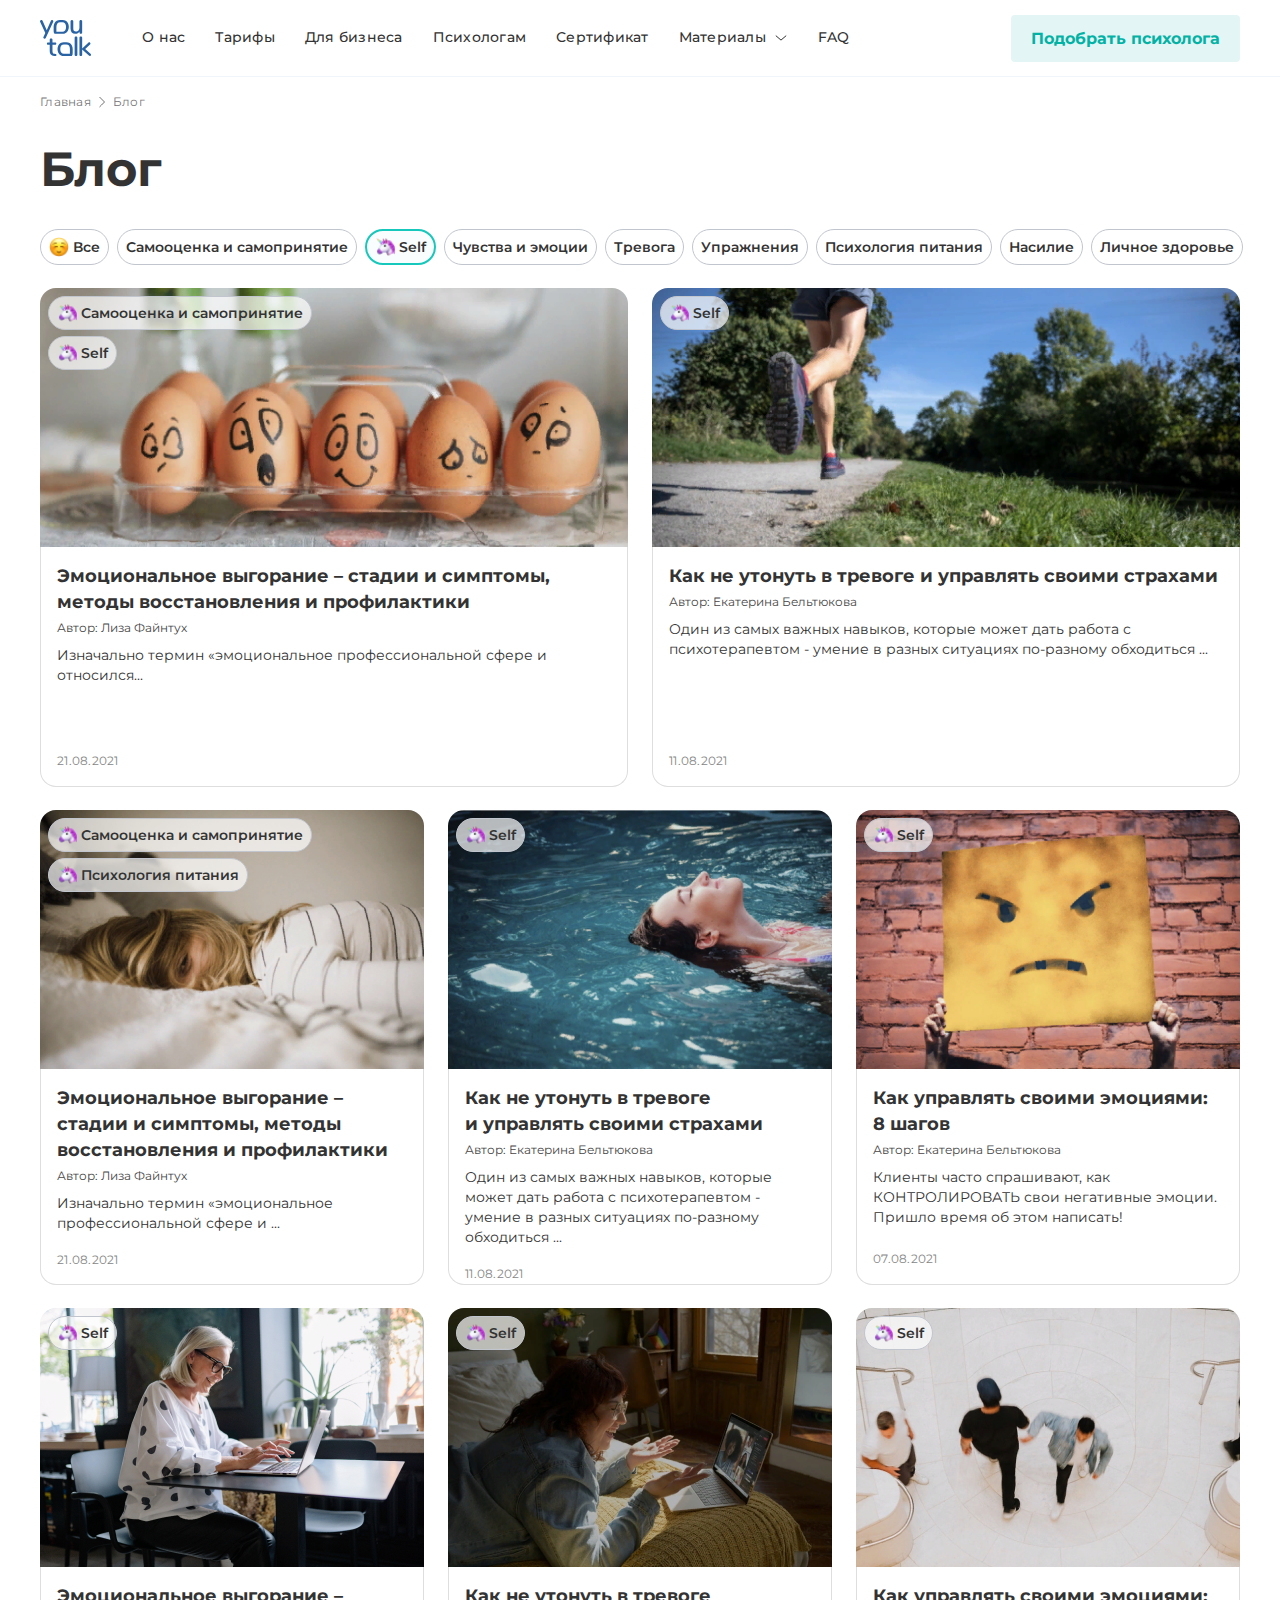
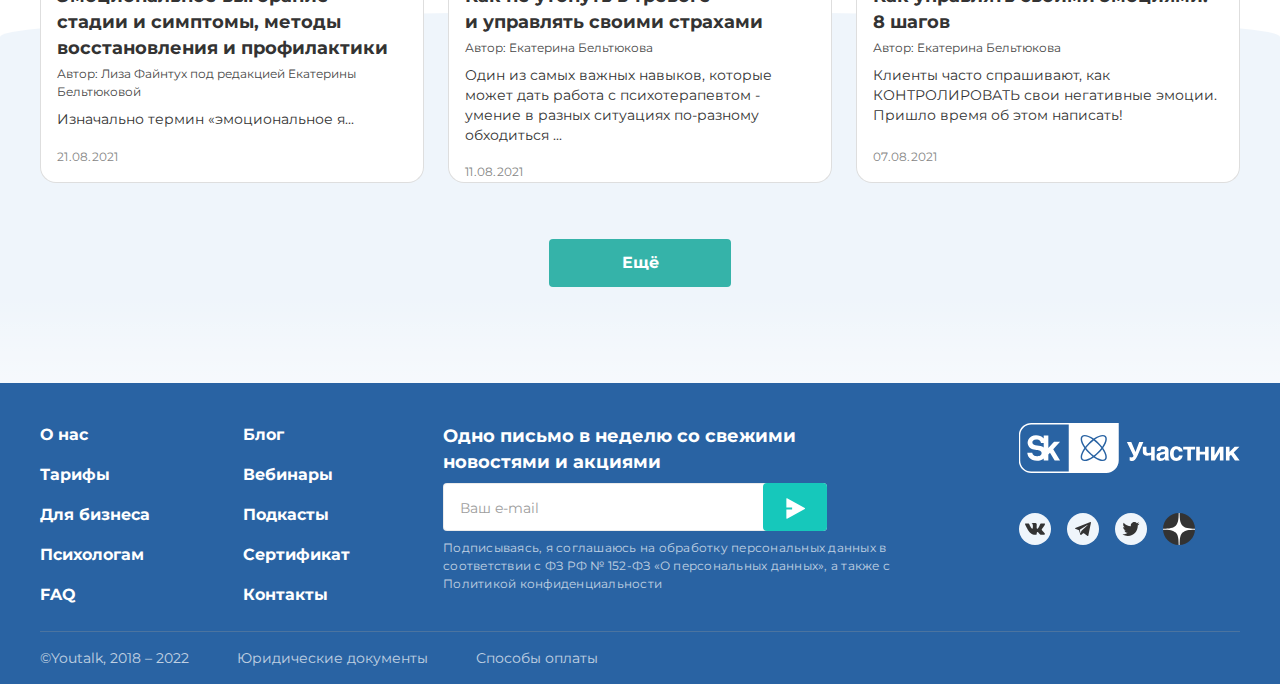
<file: index.html>
<!DOCTYPE html>
<html lang="ru">
  <head>
    <meta charset="UTF-8" />
    <meta name="viewport" content="width=device-width, initial-scale=1.0" />
    <link rel="stylesheet" href="css/reset.css" />
    <link rel="preconnect" href="https://fonts.googleapis.com" />
    <link rel="preconnect" href="https://fonts.gstatic.com" crossorigin />
    <link
      href="https://fonts.googleapis.com/css2?family=Montserrat:ital,wght@0,400;0,500;0,600;0,700;1,400&display=swap"
      rel="stylesheet"
    />
    <link
      rel="shortcut icon"
      href="https://youtalk.ru/favicon-32x32.png?v=0e996bcaaea76d15b8c853ca0e115fd6"
      type="image/x-icon"
    />
    <link rel="stylesheet" href="css/style.css" />
    <title>Youtalk</title>
  </head>
  <body>
    <header class="header">
      <div class="container">
        <div class="header__inner">
          <div class="header__inner-left-position">
            <a class="header__logo" href="#"
              ><img src="img/logo.svg" alt="logo"
            /></a>
            <nav class="header__nav-menu">
              <ul class="header__nav-list">
                <li><a class="header__nav-link" href="#">О нас</a></li>
                <li><a class="header__nav-link" href="#">Тарифы</a></li>
                <li><a class="header__nav-link" href="#">Для бизнеса</a></li>
                <li><a class="header__nav-link" href="#">Психологам</a></li>
                <li><a class="header__nav-link" href="#">Сертификат</a></li>
                <li>
                  <a class="header__nav-link" href="#"
                    >Материалы<svg
                      xmlns="http://www.w3.org/2000/svg"
                      width="14"
                      height="14"
                      viewBox="0 0 14 14"
                      fill="none"
                    >
                      <path
                        d="M2.09998 4.8999L6.99998 9.0999L11.9 4.8999"
                        stroke="#333333"
                        stroke-linecap="round"
                        stroke-linejoin="round"
                      /></svg
                  ></a>
                </li>
                <li class="header__nav-item">
                  <a class="header__nav-link" href="#">FAQ</a>
                </li>
              </ul>
            </nav>
          </div>
          <button class="header__btn">Подобрать психолога</button>
          <div class="header__inner-btn-menu">
            <a href="#"><img src="img/menu-btn-icons.svg" alt="btn-icon" /></a>
          </div>
        </div>
      </div>
    </header>
    <main class="main">
      <div class="container">
        <div class="main__info">
          <a href="#">Главная</a>
          <svg
            xmlns="http://www.w3.org/2000/svg"
            width="6"
            height="12"
            viewBox="0 0 6 12"
            fill="none"
          >
            <path
              d="M0.8125 10.6875L2.375 9.125L5.5 6L2.375 2.875L0.8125 1.3125"
              stroke="#333333"
              stroke-opacity="0.7"
              stroke-linecap="round"
              stroke-linejoin="round"
            />
          </svg>
          <a href="#">Блог</a>
        </div>
        <div class="main__title">
          <h1>Блог</h1>
        </div>
        <div class="main__nav">
          <nav class="main__nav-inner">
            <ul class="main__nav-list">
              <li class="main__nav-link link-icons"><a href="#">Все</a></li>
              <li class="main__nav-link">
                <a href="#">Самооценка и самопринятие</a>
              </li>
              <li class="main__nav-link link-icons-2"><a href="#"> Self</a></li>
              <li class="main__nav-link"><a href="#">Чувства и эмоции</a></li>
              <li class="main__nav-link"><a href="#">Тревога</a></li>
              <li class="main__nav-link"><a href="#">Упражнения</a></li>
              <li class="main__nav-link"><a href="#">Психология питания</a></li>
              <li class="main__nav-link"><a href="#">Насилие</a></li>
              <li class="main__nav-link"><a href="#">Личное здоровье</a></li>
            </ul>
          </nav>
        </div>
        <div class="main__inner-cards">
          <div class="main__inner-first-cards-content">
            <div class="first-cards-content-img">
              <img src="img/main-img-1.png" alt="main-img-1" />
              <div class="main__cards-inner-mini-info block-1">
                <img
                  class="main__cards-inner-mini-img"
                  src="img/Unicorn.png"
                  alt="Unicorn-img"
                />
                <p class="main__cards-inner-mini-text">
                  Самооценка и самопринятие
                </p>
              </div>
              <div class="main__cards-inner-mini-info block-2">
                <img
                  class="main__cards-inner-mini-img"
                  src="img/Unicorn.png"
                  alt="Unicorn-img"
                />
                <p class="main__cards-inner-mini-text">Self</p>
              </div>
            </div>
            <div class="first-cards-content-text">
              <div class="first-cards-content-text-up">
                <a class="cards__name-link-hover" href="index2.html"
                  ><h4>
                    Эмоциональное выгорание – стадии и симптомы, методы
                    восстановления и профилактики
                  </h4></a
                >
                <p>Автор: Лиза Файнтух</p>
                <p>
                  Изначально термин «эмоциональное профессиональной сфере и
                  относился...
                </p>
              </div>
              <div class="first-cards-content-text-date">
                <p>21.08.2021</p>
              </div>
            </div>
          </div>
          <div class="main__inner-first-cards-content">
            <div class="first-cards-content-img">
              <img src="img/main-img-2.png" alt="main-img-2" />
              <div class="main__cards-inner-mini-info block-3">
                <img
                  class="main__cards-inner-mini-img"
                  src="img/Unicorn.png"
                  alt="Unicorn-img"
                />
                <p class="main__cards-inner-mini-text">Self</p>
              </div>
            </div>
            <div class="first-cards-content-text">
              <div class="first-cards-content-text-up">
                <a class="cards__name-link-hover" href="index2.html"
                  ><h4>
                    Как не утонуть в тревоге и управлять своими страхами
                  </h4></a
                >
                <p>Автор: Екатерина Бельтюкова</p>
                <p>
                  Один из самых важных навыков, которые может дать работа с
                  психотерапевтом - умение в разных ситуациях по-разному
                  обходиться ...
                </p>
              </div>
              <div class="first-cards-content-text-date">
                <p>11.08.2021</p>
              </div>
            </div>
          </div>
          <div class="main__inner-second-cards-content">
            <div class="second-cards-content-img">
              <img src="img/main-img-3.png" alt="main-img-3" />
              <div class="main__cards-inner-mini-info block-1">
                <img
                  class="main__cards-inner-mini-img"
                  src="img/Unicorn.png"
                  alt="Unicorn-img"
                />
                <p class="main__cards-inner-mini-text">
                  Самооценка и самопринятие
                </p>
              </div>
              <div class="main__cards-inner-mini-info block-2">
                <img
                  class="main__cards-inner-mini-img"
                  src="img/Unicorn.png"
                  alt="Unicorn-img"
                />
                <p class="main__cards-inner-mini-text">Психология питания</p>
              </div>
            </div>
            <div class="second-cards-content-text">
              <div class="second-cards-content-text-up">
                <a class="cards__name-link-hover" href="index2.html"
                  ><h4>
                    Эмоциональное выгорание – стадии и симптомы, методы
                    восстановления и профилактики
                  </h4></a
                >
                <p>Автор: Лиза Файнтух</p>
                <p>
                  Изначально термин «эмоциональное профессиональной сфере и ...
                </p>
              </div>
              <div class="second-cards-content-text-date">
                <p>21.08.2021</p>
              </div>
            </div>
          </div>
          <div class="main__inner-second-cards-content">
            <div class="second-cards-content-img">
              <img src="img/main-img-4.png" alt="main-img-4" />
              <div class="main__cards-inner-mini-info block-1">
                <img
                  class="main__cards-inner-mini-img"
                  src="img/Unicorn.png"
                  alt="Unicorn-img"
                />
                <p class="main__cards-inner-mini-text">Self</p>
              </div>
            </div>
            <div class="second-cards-content-text">
              <div class="second-cards-content-text-up">
                <a class="cards__name-link-hover" href="index2.html"
                  ><h4>
                    Как не утонуть в тревоге <br />и управлять своими страхами
                  </h4></a
                >
                <p>Автор: Екатерина Бельтюкова</p>
                <p>
                  Один из самых важных навыков, которые может дать работа с
                  психотерапевтом - умение в разных ситуациях по-разному
                  обходиться ...
                </p>
              </div>
              <div class="second-cards-content-text-date">
                <p>11.08.2021</p>
              </div>
            </div>
          </div>
          <div class="main__inner-second-cards-content">
            <div class="second-cards-content-img">
              <img src="img/main-img-5.png" alt="main-img-5" />
              <div class="main__cards-inner-mini-info block-1">
                <img
                  class="main__cards-inner-mini-img"
                  src="img/Unicorn.png"
                  alt="Unicorn-img"
                />
                <p class="main__cards-inner-mini-text">Self</p>
              </div>
            </div>
            <div class="second-cards-content-text">
              <div class="second-cards-content-text-up">
                <a class="cards__name-link-hover" href="index2.html"
                  ><h4>Как управлять своими эмоциями: <br />8 шагов</h4></a
                >
                <p>Автор: Екатерина Бельтюкова</p>
                <p>
                  Клиенты часто спрашивают, как <span>КОНТРОЛИРОВАТЬ</span> свои
                  негативные эмоции. Пришло время об этом написать!
                </p>
              </div>
              <div class="second-cards-content-text-date">
                <p>07.08.2021</p>
              </div>
            </div>
          </div>
          <div class="main__inner-second-cards-content">
            <div class="second-cards-content-img">
              <img src="img/main-img-6.png" alt="main-img-6" />
              <div class="main__cards-inner-mini-info block-1">
                <img
                  class="main__cards-inner-mini-img"
                  src="img/Unicorn.png"
                  alt="Unicorn-img"
                />
                <p class="main__cards-inner-mini-text">Self</p>
              </div>
            </div>
            <div class="second-cards-content-text">
              <div class="second-cards-content-text-up">
                <a class="cards__name-link-hover" href="index2.html"
                  ><h4>
                    Эмоциональное выгорание – стадии и симптомы, методы
                    восстановления и профилактики
                  </h4></a
                >
                <p>Автор: Лиза Файнтух под редакцией Екатерины Бельтюковой</p>
                <p>Изначально термин «эмоциональное я...</p>
              </div>
              <div class="second-cards-content-text-date">
                <p>21.08.2021</p>
              </div>
            </div>
          </div>
          <div class="main__inner-second-cards-content">
            <div class="second-cards-content-img">
              <img src="img/main-img-7.png" alt="main-img-7" />
              <div class="main__cards-inner-mini-info block-1">
                <img
                  class="main__cards-inner-mini-img"
                  src="img/Unicorn.png"
                  alt="Unicorn-img"
                />
                <p class="main__cards-inner-mini-text">Self</p>
              </div>
            </div>
            <div class="second-cards-content-text">
              <div class="second-cards-content-text-up">
                <a class="cards__name-link-hover" href="index2.html"
                  ><h4>
                    Как не утонуть в тревоге<br />
                    и управлять своими страхами
                  </h4></a
                >
                <p>Автор: Екатерина Бельтюкова</p>
                <p>
                  Один из самых важных навыков, которые может дать работа с
                  психотерапевтом - умение в разных ситуациях по-разному
                  обходиться ...
                </p>
              </div>
              <div class="second-cards-content-text-date">
                <p>11.08.2021</p>
              </div>
            </div>
          </div>
          <div class="main__inner-second-cards-content">
            <div class="second-cards-content-img">
              <img src="img/main-img-8.png" alt="main-img-8" />
              <div class="main__cards-inner-mini-info block-1">
                <img
                  class="main__cards-inner-mini-img"
                  src="img/Unicorn.png"
                  alt="Unicorn-img"
                />
                <p class="main__cards-inner-mini-text">Self</p>
              </div>
            </div>
            <div class="second-cards-content-text">
              <div class="second-cards-content-text-up">
                <a class="cards__name-link-hover" href="index2.html"
                  ><h4>
                    Как управлять своими эмоциями:<br />
                    8 шагов
                  </h4></a
                >
                <p>Автор: Екатерина Бельтюкова</p>
                <p>
                  Клиенты часто спрашивают, как КОНТРОЛИРОВАТЬ свои негативные
                  эмоции. Пришло время об этом написать!
                </p>
              </div>
              <div class="second-cards-content-text-date">
                <p>07.08.2021</p>
              </div>
            </div>
          </div>
        </div>
        <div class="main__inner-btn">
          <button>Ещё</button>
        </div>
      </div>
    </main>
    <footer class="footer">
      <div class="container">
        <div class="footer__inner-main">
          <div class="footer__inner-nav">
            <nav class="footer__inner-nav-menu">
              <ul class="footer__inner-nav-items">
                <li class="footer__inner-nav-list">
                  <a class="footer__inner-nav-link" href="#">О нас</a>
                </li>
                <li class="footer__inner-nav-list">
                  <a class="footer__inner-nav-link" href="#">Тарифы</a>
                </li>
                <li class="footer__inner-nav-list">
                  <a class="footer__inner-nav-link" href="#">Для бизнеса</a>
                </li>
                <li class="footer__inner-nav-list">
                  <a class="footer__inner-nav-link" href="#">Психологам</a>
                </li>
                <li class="footer__inner-nav-list">
                  <a class="footer__inner-nav-link" href="#">FAQ</a>
                </li>
                <li class="footer__inner-nav-list">
                  <a class="footer__inner-nav-link" href="#">Блог</a>
                </li>
                <li class="footer__inner-nav-list">
                  <a class="footer__inner-nav-link" href="#">Вебинары</a>
                </li>
                <li class="footer__inner-nav-list">
                  <a class="footer__inner-nav-link" href="#">Подкасты</a>
                </li>
                <li class="footer__inner-nav-list">
                  <a class="footer__inner-nav-link" href="#">Сертификат</a>
                </li>
                <li class="footer__inner-nav-list">
                  <a class="footer__inner-nav-link" href="#">Контакты</a>
                </li>
              </ul>
            </nav>
          </div>
          <div class="footer__form">
            <form class="footer__inner-form" action="#" method="get">
              <label for="mail"
                >Одно письмо в неделю со свежими новостями и акциями</label
              >
              <input
                class="footer__inner-form-input"
                type="email"
                id="mail"
                name="visitor_email"
                placeholder="Ваш e-mail"
              />
              <button class="footer__inner-form-btn" type="submit">
                <img
                  src="img/form-btn-icon.svg"
                  alt="form-btn-icon"
                  width="24"
                />
              </button>
            </form>
            <p class="footer__form-bottom-text">
              Подписываясь, я соглашаюсь на обработку персональных данных в
              соответствии с ФЗ РФ № 152-ФЗ «О персональных данных», а также с
              Политикой конфиденциальности
            </p>
          </div>
          <div class="footer__inner-link">
            <div class="footer__inner-link-img">
              <a href="#"><img src="img/Frame.svg" alt="Frame-img" /></a>
            </div>
            <div class="footer__inner-link-icons">
              <ul class="footer__inner-link-icons-list">
                <li class="footer__inner-link-list">
                  <a href="#"
                    ><img src="img/vk-img.svg" width="20" alt="vk-img"
                  /></a>
                </li>
                <li class="footer__inner-link-list">
                  <a href="#"
                    ><img src="img/tg-img.svg" width="16" alt="tg-img"
                  /></a>
                </li>
                <li class="footer__inner-link-list">
                  <a href="#"
                    ><img src="img/tw-img.svg" width="18" alt="tw-img"
                  /></a>
                </li>
                <li class="footer__inner-link-list">
                  <a href="#"
                    ><img src="img/yandex-img.svg" alt="yandex-img"
                  /></a>
                </li>
              </ul>
            </div>
          </div>
        </div>
        <hr />
        <div class="footer__inner-copyright">
          <p>©Youtalk, 2018 – 2022</p>
          <a href="#">Юридические документы</a>
          <a href="#">Способы оплаты</a>
        </div>
      </div>
    </footer>
  </body>
</html>
</file>
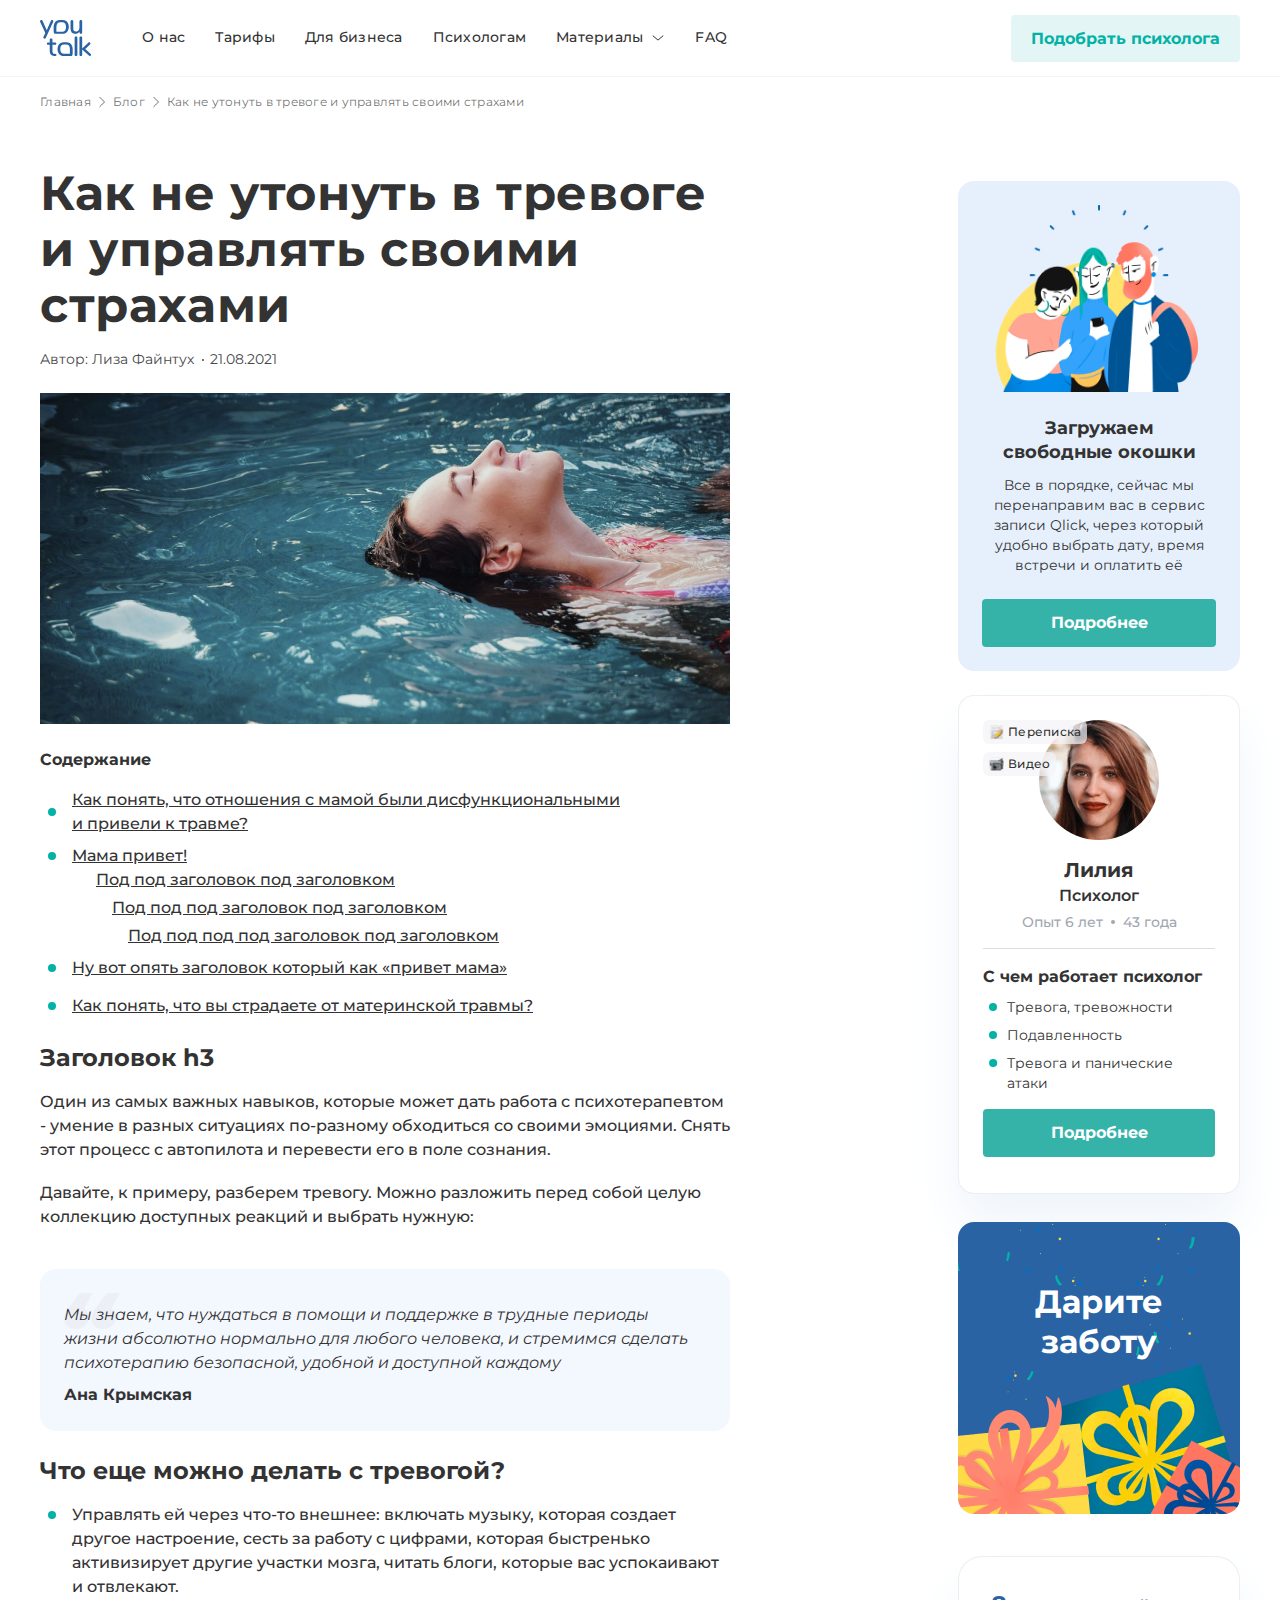
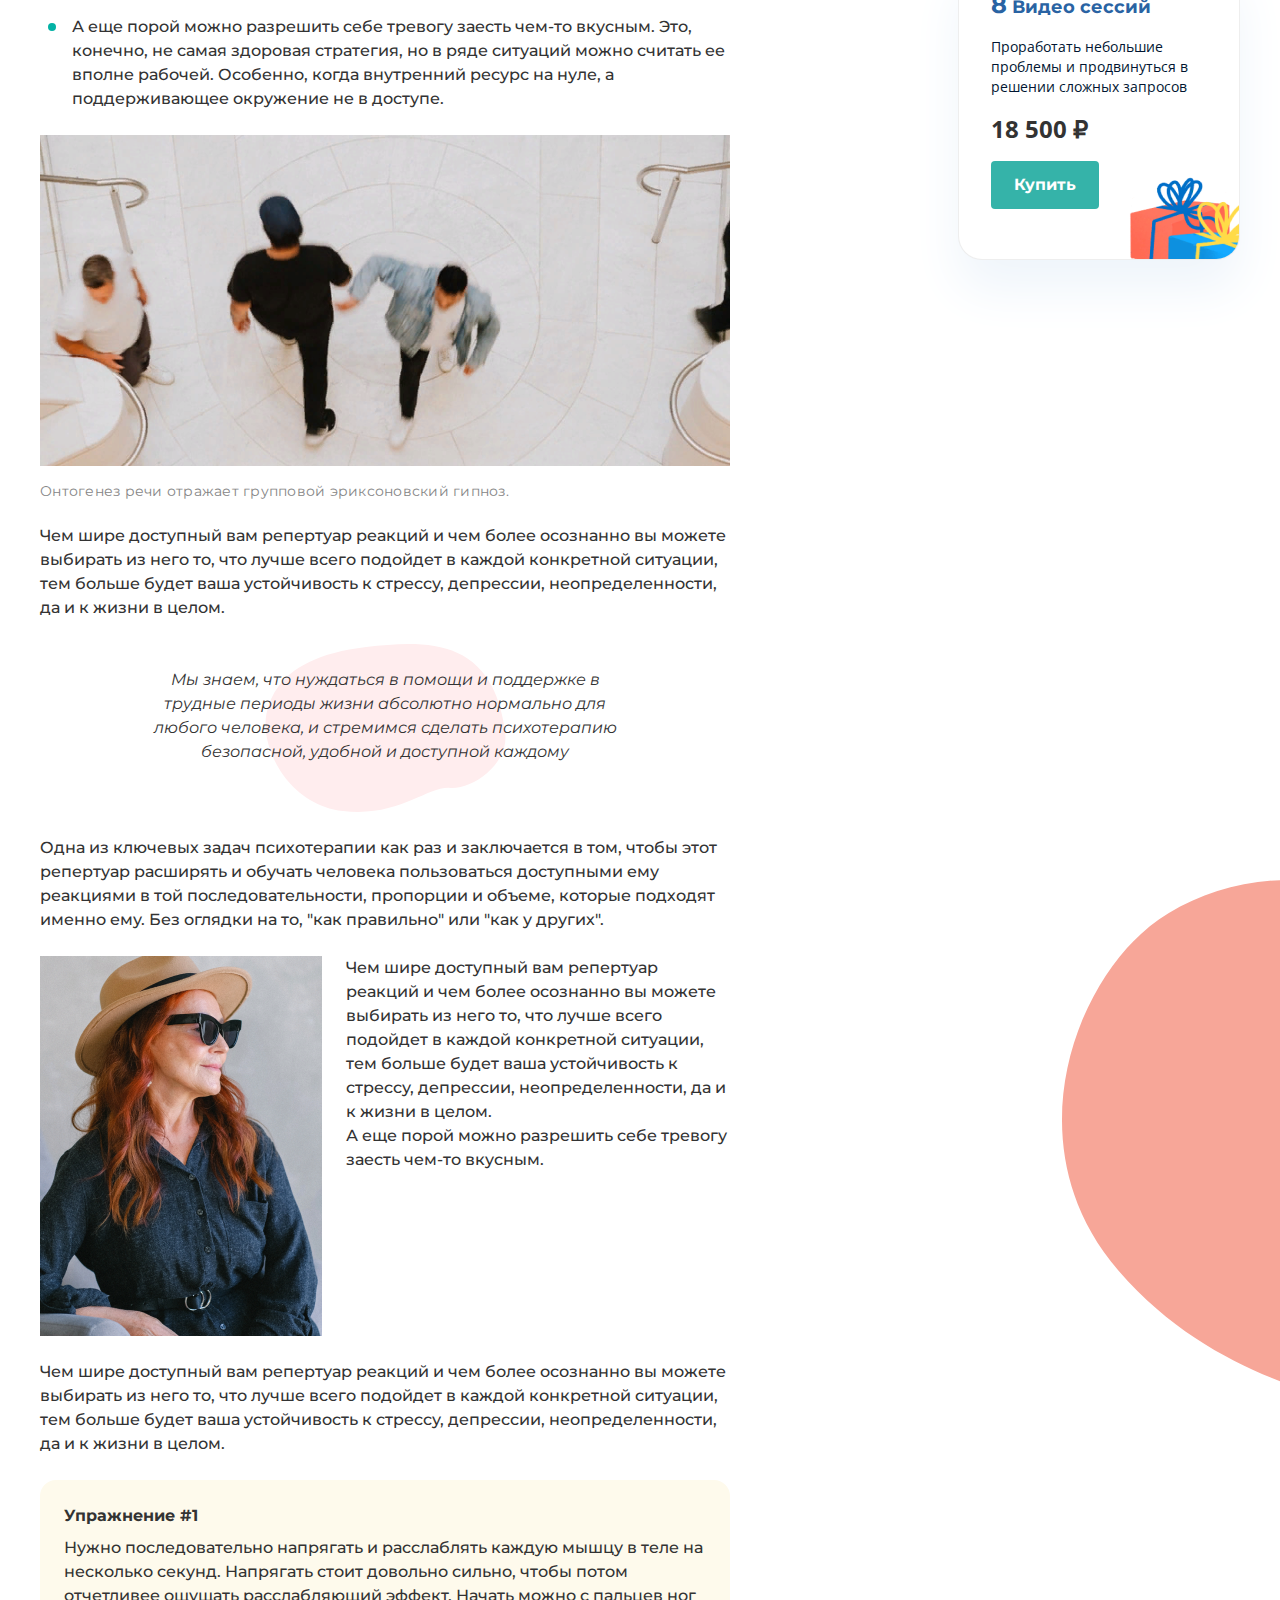
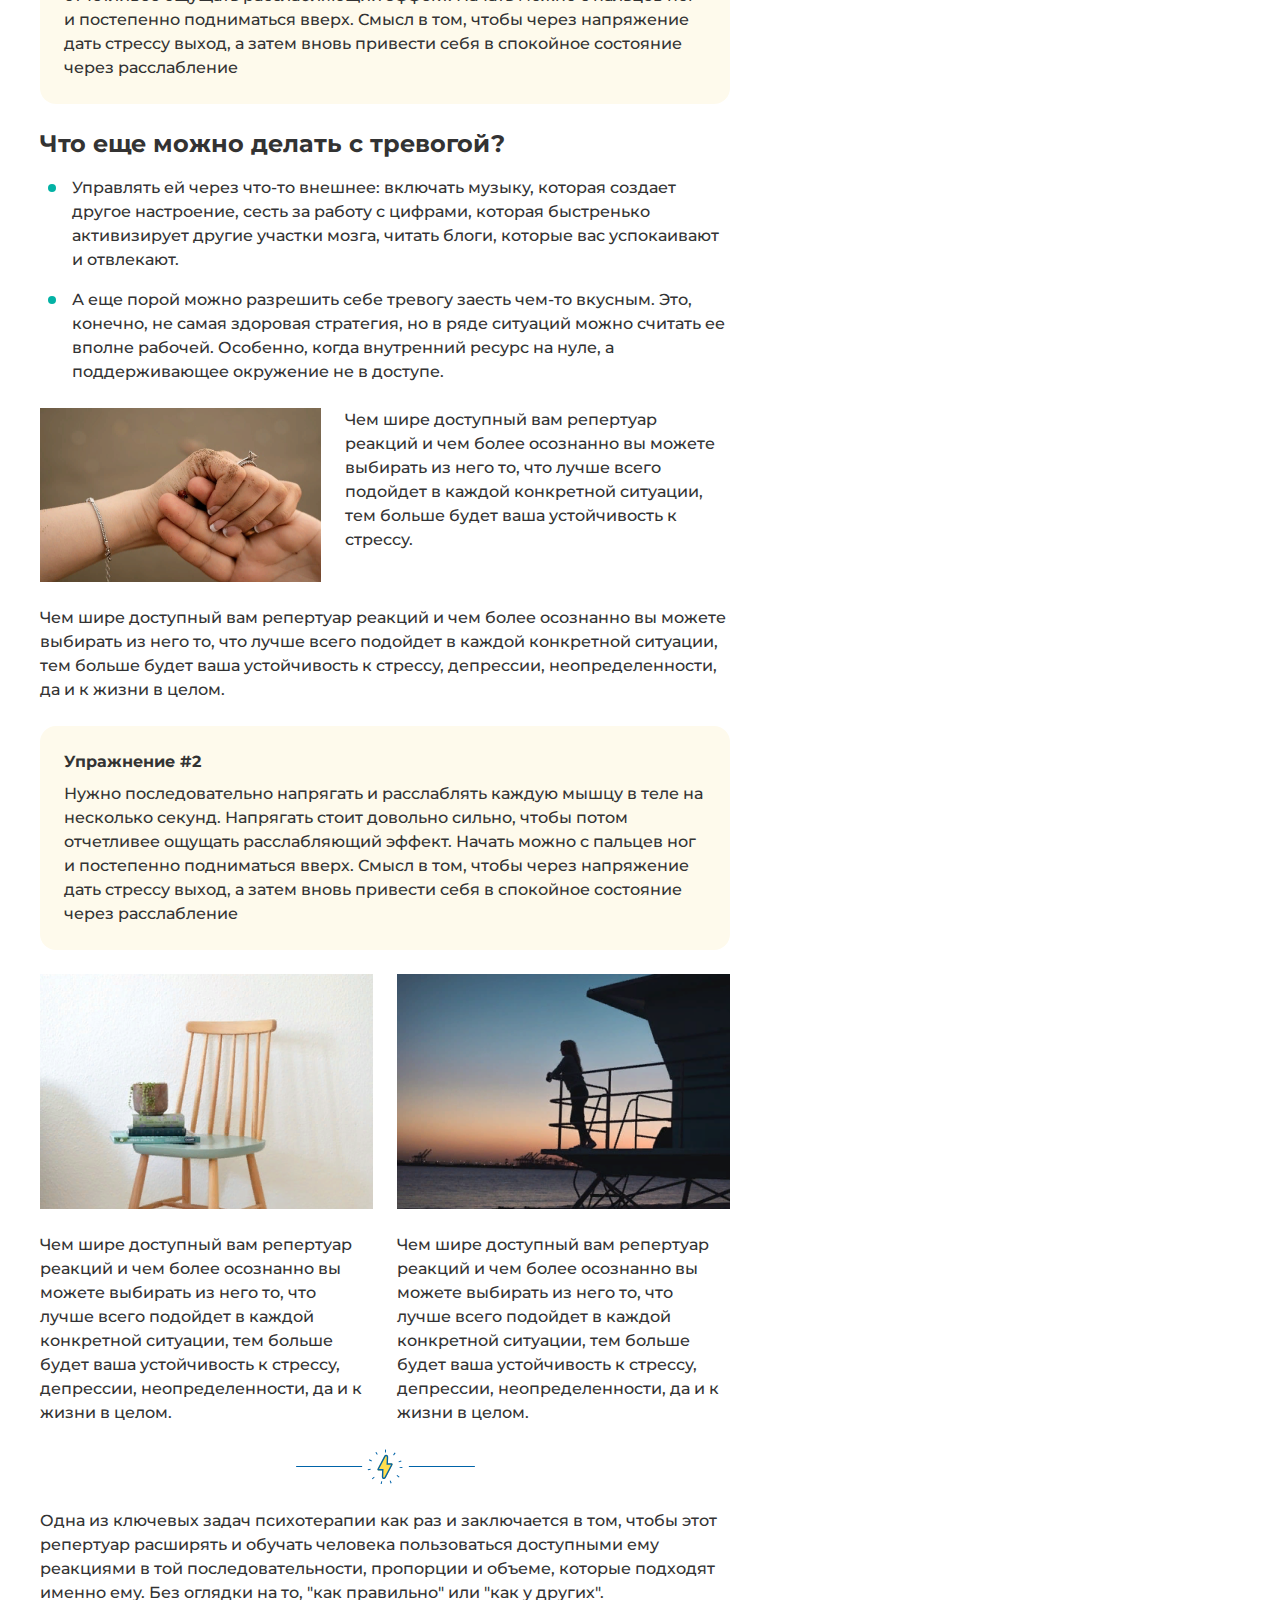
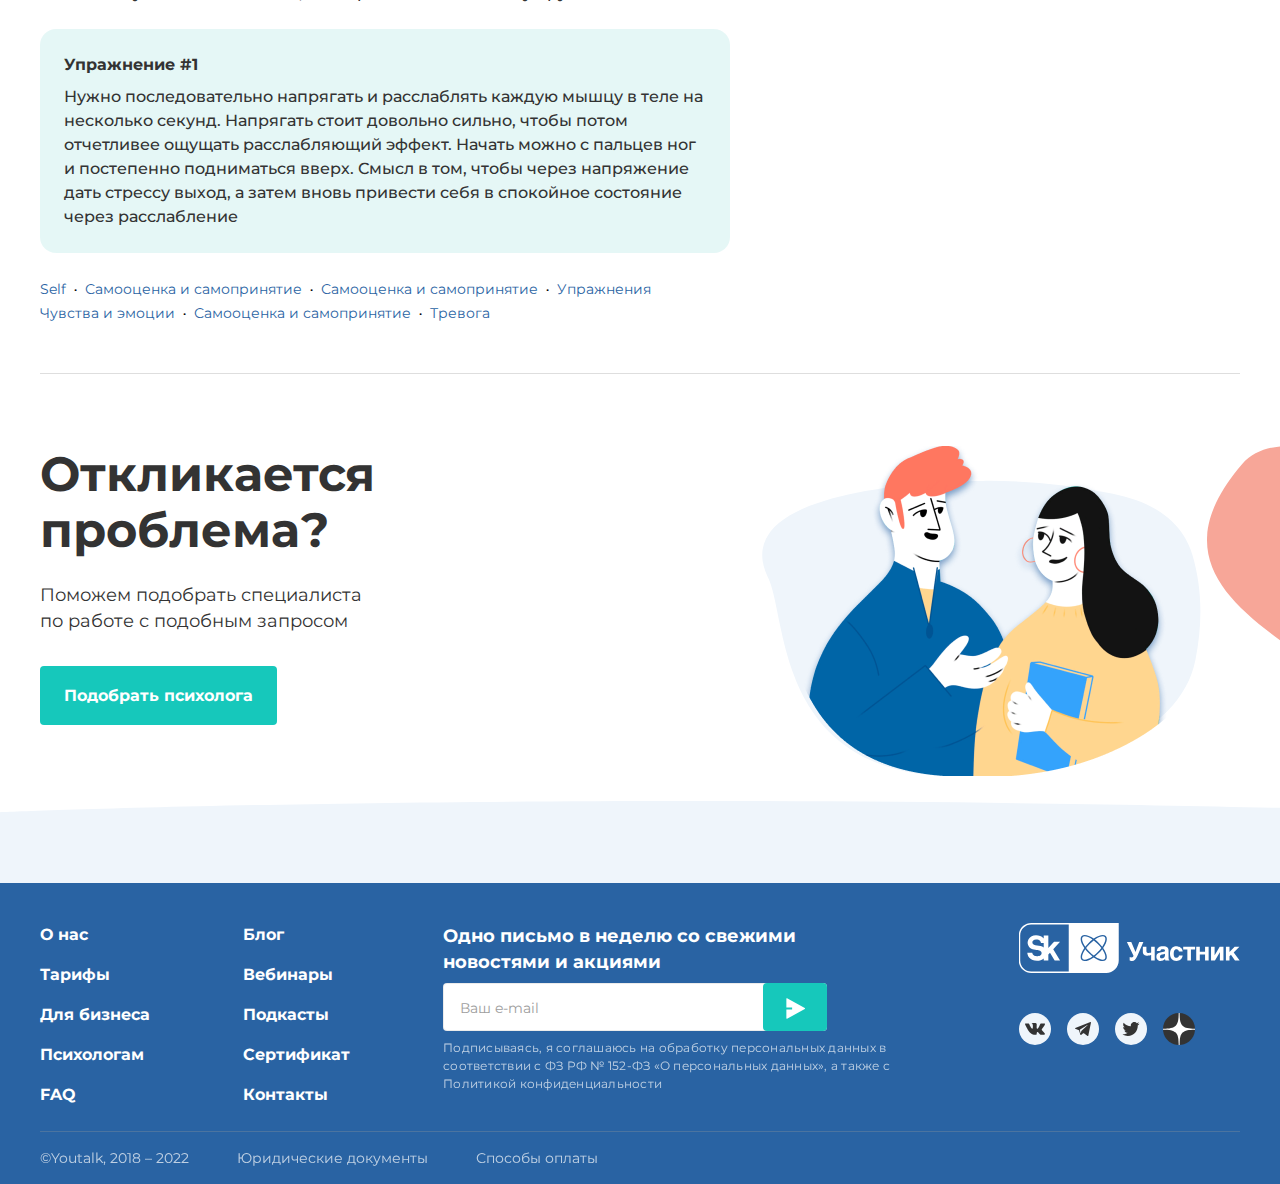
<file: index2.html>
<!DOCTYPE html>
<html lang="ru">
  <head>
    <meta charset="UTF-8" />
    <meta name="viewport" content="width=device-width, initial-scale=1.0" />
    <link rel="stylesheet" href="css/reset.css" />
    <link rel="preconnect" href="https://fonts.googleapis.com" />
    <link rel="preconnect" href="https://fonts.gstatic.com" crossorigin />
    <link
      href="https://fonts.googleapis.com/css2?family=Montserrat:ital,wght@0,400;0,500;0,600;0,700;1,400&display=swap"
      rel="stylesheet"
    />
    <link rel="preconnect" href="https://fonts.googleapis.com" />
    <link rel="preconnect" href="https://fonts.gstatic.com" crossorigin />
    <link
      href="https://fonts.googleapis.com/css2?family=Open+Sans&display=swap"
      rel="stylesheet"
    />
    <link
      rel="shortcut icon"
      href="https://youtalk.ru/favicon-32x32.png?v=0e996bcaaea76d15b8c853ca0e115fd6"
      type="image/x-icon"
    />
    <link rel="stylesheet" href="css/style.css" />
    <title>Youtalk</title>
  </head>
  <body>
    <div class="wrapper">
      <header class="header">
        <div class="container">
          <div class="header__inner">
            <div class="header__inner-left-position">
              <a class="header__logo" href="./index.html"
                ><img src="img/logo.svg" alt="logo"
              /></a>
              <nav class="header__nav-menu">
                <ul class="header__nav-list second-block-none">
                  <li><a class="header__nav-link" href="#">О нас</a></li>
                  <li><a class="header__nav-link" href="#">Тарифы</a></li>
                  <li><a class="header__nav-link" href="#">Для бизнеса</a></li>
                  <li><a class="header__nav-link" href="#">Психологам</a></li>
                  <li><a class="header__nav-link" href="#">Сертификаты</a></li>
                  <li>
                    <a class="header__nav-link" href="#"
                      >Материалы<svg
                        xmlns="http://www.w3.org/2000/svg"
                        width="14"
                        height="14"
                        viewBox="0 0 14 14"
                        fill="none"
                      >
                        <path
                          d="M2.09998 4.8999L6.99998 9.0999L11.9 4.8999"
                          stroke="#333333"
                          stroke-linecap="round"
                          stroke-linejoin="round"
                        /></svg
                    ></a>
                  </li>
                  <li class="header__nav-item">
                    <a class="header__nav-link" href="#">FAQ</a>
                  </li>
                </ul>
              </nav>
            </div>
            <button class="header__btn">Подобрать психолога</button>
            <div class="header__inner-btn-menu">
              <a href="#"
                ><img src="img/menu-btn-icons.svg" alt="btn-icon"
              /></a>
            </div>
          </div>
        </div>
      </header>
      <main class="main-two">
        <div class="container container-2">
          <div class="main__info main__info-two">
            <a href="./index.html">Главная</a>
            <svg
              xmlns="http://www.w3.org/2000/svg"
              width="6"
              height="12"
              viewBox="0 0 6 12"
              fill="none"
            >
              <path
                d="M0.8125 10.6875L2.375 9.125L5.5 6L2.375 2.875L0.8125 1.3125"
                stroke="#333333"
                stroke-opacity="0.7"
                stroke-linecap="round"
                stroke-linejoin="round"
              />
            </svg>
            <a class="cards__name-link-hover" href="index.html">Блог</a>
            <svg
              xmlns="http://www.w3.org/2000/svg"
              width="6"
              height="12"
              viewBox="0 0 6 12"
              fill="none"
            >
              <path
                d="M0.8125 10.6875L2.375 9.125L5.5 6L2.375 2.875L0.8125 1.3125"
                stroke="#333333"
                stroke-opacity="0.7"
                stroke-linecap="round"
                stroke-linejoin="round"
              />
            </svg>
            <a href="#">Как не утонуть в тревоге и управлять своими страхами</a>
          </div>
          <div class="main__container-left-content">
            <section class="main__container-left-section">
              <h1>Как не утонуть в тревоге и управлять своими страхами</h1>
              <div class="main__container-inner-author-text">
                <p>Автор: Лиза Файнтух</p>
                <p></p>
                <p>21.08.2021</p>
                <p></p>
                <p>Self</p>
              </div>
              <div class="main__container-inner-img">
                <img src="img/main2-img-4.png" alt="main-img-1" />
              </div>
              <div class="main__container-inner-content">
                <h4>Содержание</h4>
                <div class="main__container-inner-link">
                  <div class="main__container-inner-list">
                    <img src="img/blue-dot.svg" alt="blue-dot" /><a href="#"
                      >Как понять, что отношения с мамой были дисфункциональными
                      и привели к травме?</a
                    >
                  </div>
                  <div class="main__container-inner-list">
                    <img src="img/blue-dot.svg" alt="blue-dot" /><a href="#"
                      >Мама привет!</a
                    >
                    <div class="main__container-inner-list-two">
                      <a href="#">Под под заголовок под заголовком</a>
                      <a href="#">Под под под заголовок под заголовком</a>
                      <a href="#">Под под под под заголовок под заголовком</a>
                    </div>
                  </div>
                  <div class="main__container-inner-list">
                    <img src="img/blue-dot.svg" alt="blue-dot" /><a href="#"
                      >Ну вот опять заголовок который как «привет мама»</a
                    >
                  </div>
                  <div class="main__container-inner-list">
                    <img src="img/blue-dot.svg" alt="blue-dot" /><a href="#"
                      >Как понять, что вы страдаете от материнской травмы?</a
                    >
                  </div>
                </div>
              </div>
            </section>
            <section class="main__container-left-section-h3">
              <div class="main__container-left-section-h3-inner">
                <h3>Заголовок h3</h3>
                <div class="main__container-left-section-h3-inner-text">
                  <p>
                    Один из самых важных навыков, которые может дать работа с
                    психотерапевтом - умение в разных ситуациях по-разному
                    обходиться со своими эмоциями. Снять этот процесс с
                    автопилота и перевести его в поле сознания.
                  </p>
                  <br />
                  <p>
                    Давайте, к примеру, разберем тревогу. Можно разложить перед
                    собой целую коллекцию доступных реакций и выбрать нужную:
                  </p>
                </div>
                <div class="main__container-left-section-h3-inner-quote">
                  <blockquote>
                    <p>
                      Мы знаем, что нуждаться в помощи и поддержке в трудные
                      периоды жизни абсолютно нормально для любого человека, и
                      стремимся сделать психотерапию безопасной, удобной и
                      доступной каждому
                    </p>
                  </blockquote>
                  <p>Ана Крымская</p>
                </div>
              </div>
            </section>
            <section class="main__container-left-section-3">
              <div class="main__container-left-section-3-inner">
                <h3>Что еще можно делать с тревогой?</h3>
                <div class="main__container-left-section-3-inner-info">
                  <div class="section-3-inner-img">
                    <img src="img/blue-dot.svg" alt="blue-dot" />
                    <p>
                      Управлять ей через что-то внешнее: включать музыку,
                      которая создает другое настроение, сесть за работу с
                      цифрами, которая быстренько активизирует другие участки
                      мозга, читать блоги, которые вас успокаивают и отвлекают.
                    </p>
                  </div>
                  <div class="section-3-inner-img">
                    <img src="img/blue-dot.svg" alt="blue-dot" />
                    <p>
                      А еще порой можно разрешить себе тревогу заесть чем-то
                      вкусным. Это, конечно, не самая здоровая стратегия, но в
                      ряде ситуаций можно считать ее вполне рабочей. Особенно,
                      когда внутренний ресурс на нуле, а поддерживающее
                      окружение не в доступе.
                    </p>
                  </div>
                  <figure>
                    <img src="img/main2-big-img-1.png" alt="main2-big-img-1" />
                    <figcaption>
                      Онтогенез речи отражает групповой эриксоновский гипноз.
                    </figcaption>
                  </figure>
                  <div class="section-3-inner-big-info">
                    <div class="big-info-block-1">
                      <p>
                        Чем шире доступный вам репертуар реакций и чем более
                        осознанно вы можете выбирать из него то, что лучше всего
                        подойдет в каждой конкретной ситуации, тем больше будет
                        ваша устойчивость к стрессу, депрессии,
                        неопределенности, да и к жизни в целом.
                      </p>
                    </div>
                    <div class="big-info-block-2">
                      <div class="big-info-block-2-inner">
                        <p>
                          Мы знаем, что нуждаться в помощи и поддержке в трудные
                          периоды жизни абсолютно нормально для любого человека,
                          и стремимся сделать психотерапию безопасной, удобной и
                          доступной каждому
                        </p>
                      </div>
                      <svg
                        xmlns="http://www.w3.org/2000/svg"
                        width="241"
                        height="168"
                        viewBox="0 0 241 168"
                        fill="none"
                      >
                        <path
                          d="M240.219 89.2085C228.379 -4.63565 166.261 -4.64452 101.174 3.03562C36.088 10.7158 8.49893 36.3869 1.55027 69.2546C-5.39839 102.122 22.3612 160.543 78.0336 167.097C133.706 173.652 162.074 142.299 184.985 143.914C207.896 145.529 244.044 119.5 240.219 89.2085Z"
                          fill="#FFEDEE"
                        />
                      </svg>
                    </div>
                    <div class="big-info-block-3">
                      <p>
                        Одна из ключевых задач психотерапии как раз и
                        заключается в том, чтобы этот репертуар расширять и
                        обучать человека пользоваться доступными ему реакциями в
                        той последовательности, пропорции и объеме, которые
                        подходят именно ему. Без оглядки на то, "как правильно"
                        или "как у других".
                      </p>
                      <div class="big-info-block-3-img"></div>
                      <p>
                        Чем шире доступный вам репертуар реакций и чем более
                        осознанно вы можете выбирать из него то, что лучше всего
                        подойдет в каждой конкретной ситуации, тем больше будет
                        ваша устойчивость к стрессу, депрессии,
                        неопределенности, да и к жизни в целом.<br />
                        А еще порой можно разрешить себе тревогу заесть чем-то
                        вкусным.
                      </p>
                      <p>
                        Чем шире доступный вам репертуар реакций и чем более
                        осознанно вы можете выбирать из него то, что лучше всего
                        подойдет в каждой конкретной ситуации, тем больше будет
                        ваша устойчивость к стрессу, депрессии,
                        неопределенности, да и к жизни в целом.
                      </p>
                    </div>
                    <div class="big-info-block-4">
                      <h4>Упражнение #1</h4>
                      <p>
                        Нужно последовательно напрягать и расслаблять каждую
                        мышцу в теле на несколько секунд. Напрягать стоит
                        довольно сильно, чтобы потом отчетливее ощущать
                        расслабляющий эффект. Начать можно с пальцев ног и
                        постепенно подниматься вверх. Смысл в том, чтобы через
                        напряжение дать стрессу выход, а затем вновь привести
                        себя в спокойное состояние через расслабление
                      </p>
                    </div>
                  </div>
                </div>
              </div>
            </section>
            <section class="main__container-left-section-4">
              <div class="section-4-inner-1">
                <h3>Что еще можно делать с тревогой?</h3>
                <div class="section-4-inner-img">
                  <img src="img/blue-dot.svg" alt="blue-dot" />
                  <p>
                    Управлять ей через что-то внешнее: включать музыку, которая
                    создает другое настроение, сесть за работу с цифрами,
                    которая быстренько активизирует другие участки мозга, читать
                    блоги, которые вас успокаивают и отвлекают.
                  </p>
                </div>
                <div class="section-4-inner-img">
                  <img src="img/blue-dot.svg" alt="blue-dot" />
                  <p>
                    А еще порой можно разрешить себе тревогу заесть чем-то
                    вкусным. Это, конечно, не самая здоровая стратегия, но в
                    ряде ситуаций можно считать ее вполне рабочей. Особенно,
                    когда внутренний ресурс на нуле, а поддерживающее окружение
                    не в доступе.
                  </p>
                </div>
              </div>
              <div class="section-4-inner-2">
                <img src="img/main2-big-img-3.png" alt="main2-big-img-3" />
                <p>
                  Чем шире доступный вам репертуар реакций и чем более осознанно
                  вы можете выбирать из него то, что лучше всего подойдет в
                  каждой конкретной ситуации, тем больше будет ваша устойчивость
                  к стрессу.
                </p>
                <p>
                  Чем шире доступный вам репертуар реакций и чем более осознанно
                  вы можете выбирать из него то, что лучше всего подойдет в
                  каждой конкретной ситуации, тем больше будет ваша устойчивость
                  к стрессу, депрессии, неопределенности, да и к жизни в целом.
                </p>
              </div>
              <div class="big-info-block-4">
                <h4>Упражнение #2</h4>
                <p>
                  Нужно последовательно напрягать и расслаблять каждую мышцу в
                  теле на несколько секунд. Напрягать стоит довольно сильно,
                  чтобы потом отчетливее ощущать расслабляющий эффект. Начать
                  можно с пальцев ног и постепенно подниматься вверх. Смысл в
                  том, чтобы через напряжение дать стрессу выход, а затем вновь
                  привести себя в спокойное состояние через расслабление
                </p>
              </div>
              <div class="section-4-inner-3">
                <div class="section-4-inner-3-two-col-inner">
                  <div class="section-4-inner-3-two-col-inner-info">
                    <img src="img/main2-big-img-4.png" alt="main2-big-img-4" />
                    <p>
                      Чем шире доступный вам репертуар реакций и чем более
                      осознанно вы можете выбирать из него то, что лучше всего
                      подойдет в каждой конкретной ситуации, тем больше будет
                      ваша устойчивость к стрессу, депрессии, неопределенности,
                      да и к жизни в целом.
                    </p>
                  </div>
                  <div class="section-4-inner-3-two-col-inner-info">
                    <img src="img/main2-big-img-5.png" alt="main2-big-img-5" />
                    <p>
                      Чем шире доступный вам репертуар реакций и чем более
                      осознанно вы можете выбирать из него то, что лучше всего
                      подойдет в каждой конкретной ситуации, тем больше будет
                      ваша устойчивость к стрессу, депрессии, неопределенности,
                      да и к жизни в целом.
                    </p>
                  </div>
                  <div class="section-4-inner-3-two-col-inner-mini-img">
                    <img
                      src="img/inner-mini-center-img.svg"
                      alt="inner-mini-center-img"
                    />
                  </div>
                  <div class="section-4-inner-3-two-col-inner-last-text">
                    <p>
                      Одна из ключевых задач психотерапии как раз и заключается
                      в том, чтобы этот репертуар расширять и обучать человека
                      пользоваться доступными ему реакциями в той
                      последовательности, пропорции и объеме, которые подходят
                      именно ему. Без оглядки на то, "как правильно" или "как у
                      других".
                    </p>
                  </div>
                  <div class="big-info-block-4 another-color">
                    <h4>Упражнение #1</h4>
                    <p>
                      Нужно последовательно напрягать и расслаблять каждую мышцу
                      в теле на несколько секунд. Напрягать стоит довольно
                      сильно, чтобы потом отчетливее ощущать расслабляющий
                      эффект. Начать можно с пальцев ног и постепенно
                      подниматься вверх. Смысл в том, чтобы через напряжение
                      дать стрессу выход, а затем вновь привести себя в
                      спокойное состояние через расслабление
                    </p>
                  </div>
                  <div class="section-4-inner-3-last-inner-links">
                    <ul class="last-inner-menu">
                      <li><a href="#" class="last-inner-link">Self</a></li>
                      <li>
                        <a href="#" class="last-inner-link"
                          >Самооценка и самопринятие</a
                        >
                      </li>
                      <li>
                        <a href="#" class="last-inner-link"
                          >Самооценка и самопринятие</a
                        >
                      </li>
                      <li>
                        <a href="#" class="last-inner-link dot-not"
                          >Упражнения</a
                        >
                      </li>
                      <li>
                        <a href="#" class="last-inner-link">Чувства и эмоции</a>
                      </li>
                      <li>
                        <a href="#" class="last-inner-link"
                          >Самооценка и самопринятие</a
                        >
                      </li>
                      <li>
                        <a href="#" class="last-inner-link dot-not">Тревога</a>
                      </li>
                    </ul>
                  </div>
                </div>
              </div>
            </section>
          </div>
          <div class="main__bottom-info-btn">
            <div class="main__bottom-info-btn-block-text">
              <div class="info-btn-block-text">
                <h2>Откликается проблема?</h2>
                <p>
                  Поможем подобрать специалиста по работе с подобным запросом
                </p>
              </div>
              <button class="header__btn bottom-btn">
                Подобрать психолога
              </button>
            </div>
            <div class="main__bottom-info-btn-block-img">
              <svg
                xmlns="http://www.w3.org/2000/svg"
                width="439"
                height="296"
                viewBox="0 0 439 296"
                fill="none"
              >
                <path
                  fill-rule="evenodd"
                  clip-rule="evenodd"
                  d="M343.954 271.43C291.907 294.673 230.262 300.632 170.824 295.36C12.8579 281.349 25.1124 135.552 5.97148 97.5305C-37.4935 7.14557 179.611 1.3431 220.985 0.897434C262.359 0.451766 305.258 4.64268 349.678 13.4671C394.099 22.2947 421.043 42.9027 430.505 75.2927C439.971 107.681 440.922 142.659 433.362 180.222C425.804 217.786 396.001 248.189 343.954 271.43Z"
                  fill="#EFF5FB"
                />
              </svg>
              <img src="img/main-bottom-img.png" alt="main-bottom-img" />
            </div>
          </div>
          <aside class="main__aside">
            <div class="main__aside-cards">
              <div class="main__aside-card-img">
                <img src="img/aside-card-img-1.png" alt="aside-card-img-1" />
              </div>
              <div class="main__aside-card-text">
                <h4>Загружаем<br />свободные окошки</h4>
                <p>
                  Все в порядке, сейчас мы перенаправим вас в сервис записи
                  Qlick, через который удобно выбрать дату, время встречи и
                  оплатить её
                </p>
              </div>
              <div class="main__aside-card-btn">
                <button class="aside-card-btn">Подробнее</button>
              </div>
            </div>
            <div class="main__aside-cards card-2">
              <div class="main__aside-card-img">
                <img
                  class="rounded-img"
                  src="img/aside-card-img-2.png"
                  alt="aside-card-img-2"
                />
                <div class="main__aside-card-img-icons">
                  <img src="img/aside-icons-1.svg" alt="aside-icons-1" />
                  <p>Переписка</p>
                </div>
                <div class="main__aside-card-img-icons icons-2">
                  <img src="img/aside-icons-2.svg" alt="aside-icons-2" />
                  <p>Видео</p>
                </div>
              </div>
              <div class="main__aside-card-text">
                <div class="main__aside-card-text-inner-first">
                  <p>Лилия</p>
                  <p>Психолог</p>
                  <div class="grey-text">
                    <p class="grey-dot">Опыт 6 лет</p>
                    <p>43 года</p>
                  </div>
                </div>
                <hr />
                <div class="main__aside-card-text-inner-second">
                  <p>С чем работает психолог</p>
                  <ul class="aside-second-inner-menu">
                    <li>Тревога, тревожности</li>
                    <li>Подавленность</li>
                    <li>Тревога и панические атаки</li>
                  </ul>
                </div>
              </div>
              <div class="main__aside-card-btn">
                <button class="aside-card-btn">Подробнее</button>
              </div>
            </div>
            <div class="main__aside-cars-mini">
              <p>Дарите заботу</p>
            </div>
            <div class="main__aside-cars-mini-2">
              <p>8 Видео сессий</p>
              <p>
                Проработать небольшие проблемы и продвинуться в решении сложных
                запросов
              </p>
              <p>18 500 ₽</p>
              <button>Купить</button>
              <img src="img/aside-card-img-3.png" alt="aside-card-img-3" />
              <img src="img/aside-card-img-4.png" alt="aside-card-img-4" />
            </div>
          </aside>
        </div>
        <div class="main-bottom-back-img"></div>
        <svg
          class="svg-bottom-2"
          xmlns="http://www.w3.org/2000/svg"
          width="73"
          height="240"
          viewBox="0 0 73 240"
          fill="none"
        >
          <path
            d="M35.2194 17.9636C-38.6046 103.985 16.6975 154.122 81.5546 200.39C146.412 246.657 194.056 248.005 229.791 226.831C265.526 205.658 293.329 135.654 249.652 85.3844C205.974 35.1152 152.528 37.7694 133.58 17.9636C114.632 -1.84213 59.0463 -9.80497 35.2194 17.9636Z"
            fill="#F7A698"
          />
        </svg>
        <svg
          class="main-right-back-img"
          xmlns="http://www.w3.org/2000/svg"
          width="218"
          height="606"
          viewBox="0 0 218 606"
          fill="none"
        >
          <path
            d="M597.175 560.642C783.363 343.439 643.888 216.842 480.314 100.016C316.741 -16.8092 196.58 -20.2115 106.454 33.2515C16.327 86.7144 -53.7943 263.475 56.3634 390.404C166.521 517.334 301.315 510.632 349.102 560.642C396.89 610.651 537.082 630.758 597.175 560.642Z"
            fill="#F7A698"
          />
        </svg>
      </main>
      <footer class="footer">
        <div class="container">
          <div class="footer__inner-main">
            <div class="footer__inner-nav">
              <nav class="footer__inner-nav-menu">
                <ul class="footer__inner-nav-items">
                  <li class="footer__inner-nav-list">
                    <a class="footer__inner-nav-link" href="#">О нас</a>
                  </li>
                  <li class="footer__inner-nav-list">
                    <a class="footer__inner-nav-link" href="#">Тарифы</a>
                  </li>
                  <li class="footer__inner-nav-list">
                    <a class="footer__inner-nav-link" href="#">Для бизнеса</a>
                  </li>
                  <li class="footer__inner-nav-list">
                    <a class="footer__inner-nav-link" href="#">Психологам</a>
                  </li>
                  <li class="footer__inner-nav-list">
                    <a class="footer__inner-nav-link" href="#">FAQ</a>
                  </li>
                  <li class="footer__inner-nav-list">
                    <a class="footer__inner-nav-link" href="#">Блог</a>
                  </li>
                  <li class="footer__inner-nav-list">
                    <a class="footer__inner-nav-link" href="#">Вебинары</a>
                  </li>
                  <li class="footer__inner-nav-list">
                    <a class="footer__inner-nav-link" href="#">Подкасты</a>
                  </li>
                  <li class="footer__inner-nav-list">
                    <a class="footer__inner-nav-link" href="#">Сертификат</a>
                  </li>
                  <li class="footer__inner-nav-list">
                    <a class="footer__inner-nav-link" href="#">Контакты</a>
                  </li>
                </ul>
              </nav>
            </div>
            <div class="footer__form">
              <form class="footer__inner-form" action="#" method="get">
                <label for="mail"
                  >Одно письмо в неделю со свежими новостями и акциями</label
                >
                <input
                  class="footer__inner-form-input"
                  type="email"
                  id="mail"
                  name="visitor_email"
                  placeholder="Ваш e-mail"
                />
                <button class="footer__inner-form-btn" type="submit">
                  <img
                    src="img/form-btn-icon.svg"
                    alt="form-btn-icon"
                    width="24"
                  />
                </button>
              </form>
              <p class="footer__form-bottom-text">
                Подписываясь, я соглашаюсь на обработку персональных данных в
                соответствии с ФЗ РФ № 152-ФЗ «О персональных данных», а также с
                Политикой конфиденциальности
              </p>
            </div>
            <div class="footer__inner-link">
              <div class="footer__inner-link-img">
                <a href="#"><img src="img/Frame.svg" alt="Frame-img" /></a>
              </div>
              <div class="footer__inner-link-icons">
                <ul class="footer__inner-link-icons-list">
                  <li class="footer__inner-link-list">
                    <a href="#"
                      ><img src="img/vk-img.svg" width="20" alt="vk-img"
                    /></a>
                  </li>
                  <li class="footer__inner-link-list">
                    <a href="#"
                      ><img src="img/tg-img.svg" width="16" alt="tg-img"
                    /></a>
                  </li>
                  <li class="footer__inner-link-list">
                    <a href="#"
                      ><img src="img/tw-img.svg" width="18" alt="tw-img"
                    /></a>
                  </li>
                  <li class="footer__inner-link-list">
                    <a href="#"
                      ><img src="img/yandex-img.svg" alt="yandex-img"
                    /></a>
                  </li>
                </ul>
              </div>
            </div>
          </div>
          <hr />
          <div class="footer__inner-copyright">
            <p>©Youtalk, 2018 – 2022</p>
            <a href="#">Юридические документы</a>
            <a href="#">Способы оплаты</a>
          </div>
        </div>
      </footer>
    </div>
  </body>
</html>
</file>
<file: css/style.css>
body {
  color: #333;
  font-size: 16px;
  font-family: "Montserrat", sans-serif;
  font-weight: normal;
  font-style: normal;
  height: 100%;
  position: relative;
}

.wrapper {
  min-height: 100%;
  display: flex;
  flex-direction: column;
}

.main {
  flex-grow: 1;
}

a {
  color: inherit;
}

button {
  background-color: transparent;
  border: none;
  outline: none;
}

.header__inner-btn-menu {
  display: none;
}

.header {
  background: #fff;
  margin-bottom: 16px;
  border-bottom: 1px solid #eff5fb;
}

.container {
  max-width: 1200px;
  margin: 0 auto;
}

.header__inner {
  height: 76px;
  display: flex;
  justify-content: space-between;
  align-items: center;
}

.header__inner-left-position {
  display: flex;
  justify-content: space-between;
  align-items: center;
  gap: 0 51px;
}

.header__nav-list {
  display: flex;
  gap: 0 30px;
  align-items: center;
  font-size: 14px;
  font-weight: 500;
  line-height: 114%;
  letter-spacing: 0.25px;
}

.header__nav-link {
  display: flex;
  align-items: center;
  gap: 0 8px;
  color: #333;
}

.header__btn {
  padding: 14px 20px;
  border-radius: 4px;
  background: #e3f5f5;
  color: #03b2a5;
  font-weight: 700;
  cursor: pointer;
}

.main__info {
  max-width: 100%;
  color: rgba(51, 51, 51, 0.7);
  font-size: 12px;
  font-weight: 400;
  display: flex;
  gap: 8px;
  line-height: 18px;
  letter-spacing: 0.25px;
  margin-bottom: 30px;
}

.main__info a {
  display: flex;
  align-items: center;
  gap: 8px;
}

.main__title {
  max-width: 552px;
  margin-bottom: 32px;
}

.main__title h1,
.main__container-left-section h1 {
  font-size: 48px;
  font-weight: 700;
  line-height: 56px;
}

.main__nav-link a {
  display: inline-flex;
  gap: 4px;
}
.link-icons > a::before {
  content: "";
  background-image: url(../img/Smile.png);
  background-size: cover;
  background-repeat: no-repeat;
  width: 20px;
  height: 20px;
  display: inline-flex;
}
.link-icons-2 > a::before {
  content: "";
  background-image: url(../img/Unicorn.png);
  background-size: cover;
  background-repeat: no-repeat;
  width: 20px;
  height: 20px;
  display: inline-flex;
}

.main__nav-inner {
  display: inline-flex;
  flex-direction: column;
  align-items: flex-start;
  margin-bottom: 23px;
}

.main__nav-list {
  display: flex;
  align-items: flex-start;
  gap: 8px;
}

.main__nav-link {
  display: flex;
  padding: 6px 8px;
  align-items: center;
  color: #333;
  font-size: 14px;
  font-weight: 600;
  line-height: 20px;
  text-wrap: nowrap;
  align-self: stretch;
  border-radius: 24px;
  border: 1px solid #c1c5cd;
  transition: 0.3s ease-in-out;
  -webkit-transition: 0.3s ease-in-out;
  -moz-transition: 0.3s ease-in-out;
  -ms-transition: 0.3s ease-in-out;
  -o-transition: 0.3s ease-in-out;
}

.link-icons-2 {
  background: #f9fdfd;
  border: 2px solid #16c8bb;
  -webkit-border-radius: 24px;
  -moz-border-radius: 24px;
  -ms-border-radius: 24px;
  -o-border-radius: 24px;
}

.main__inner-cards {
  display: inline-flex;
  align-items: flex-start;
  gap: 23px 24px;
  flex-direction: row;
  flex-wrap: wrap;
  align-content: space-between;
  justify-content: space-between;
  margin-bottom: 56px;
}

.cards__name-link-hover,
.footer__inner-nav-link {
  transition: 0.3s ease-in-out;
  -webkit-transition: 0.3s ease-in-out;
  -moz-transition: 0.3s ease-in-out;
  -ms-transition: 0.3s ease-in-out;
  -o-transition: 0.3s ease-in-out;
}

.main__inner-first-cards-content,
.main__inner-second-cards-content {
  width: 588px;
  height: 499px;
}

.first-cards-content-img,
.second-cards-content-img {
  position: relative;
  border-top-left-radius: 16px;
  border-top-right-radius: 16px;
}

.first-cards-content-img img,
.second-cards-content-img img {
  border-top-left-radius: 16px;
  border-top-right-radius: 16px;
}

.main__cards-inner-mini-info {
  gap: 4px;
  position: absolute;
  z-index: 3;
  top: 8px;
  left: 8px;
  padding: 6px 8px;
  display: flex;
  border-radius: 24px;
  border: 1px solid #c1c5cd;
  background: rgba(255, 255, 255, 0.7);
  flex-direction: row;
  justify-content: space-between;
  align-items: center;
}

.main__cards-inner-mini-img {
  width: 20px;
}

.main__cards-inner-mini-text {
  font-size: 14px;
  font-weight: 600;
  line-height: 20px;
}

.block-2 {
  top: 48px;
}

.first-cards-content-text,
.second-cards-content-text {
  display: flex;
  gap: 0 68px;
  padding: 16px;
  height: 240px;
  flex-direction: column;
  justify-content: space-between;
  align-items: flex-start;
  background-color: #fff;
  border: 1px solid #dedede;
  border-bottom-left-radius: 16px;
  border-bottom-right-radius: 16px;
}

.first-cards-content-text,
.second-cards-content-text {
  border-top: none;
}

.first-cards-content-text-date p,
.second-cards-content-text-date p {
  color: #868686;
  font-weight: 400;
  font-size: 12px;
  line-height: 18px;
  letter-spacing: 0.25px;
}

.first-cards-content-text-up h4,
.second-cards-content-text-up h4 {
  margin-bottom: 4px;
  font-size: 18px;
  font-weight: 700;
  line-height: 26px;
}

.first-cards-content-text-up p:nth-child(2),
.second-cards-content-text-up p:nth-child(2) {
  margin-bottom: 8px;
  font-weight: 400;
  font-size: 12px;
  line-height: 18px;
  color: #464646;
}

.first-cards-content-text-up p:last-child,
.second-cards-content-text-up p:last-child {
  font-weight: 400;
  font-size: 14px;
  line-height: 20px;
}

.second-cards-content-text-up span {
  text-transform: uppercase;
}

.main__inner-second-cards-content {
  width: 384px;
  height: 475px;
}

.second-cards-content-text {
  display: flex;
  height: 216px;
  gap: 18px;
  flex-direction: column;
  align-items: flex-start;
  justify-content: space-between;
}

.main__inner-btn {
  display: flex;
  max-width: 182px;
  padding: 12px 16px;
  border-radius: 4px;
  color: #fff;
  background-color: #35b3a9;
  margin: 0 auto;
  justify-content: center;
  align-items: center;
  margin-bottom: 96px;
  cursor: pointer;
}

.main__inner-btn button {
  text-align: center;
  font-size: 16px;
  font-weight: 700;
  line-height: 24px;
}

.footer {
  padding: 40px 0 16px;
  color: #fff;
  font-weight: 700;
  background-color: #2963a3;
}

.footer__inner-main {
  display: flex;
  justify-content: space-between;
  align-items: flex-start;
  margin-bottom: 24px;
}

.footer__inner-nav-items {
  display: grid;
  grid-template-columns: repeat(2, 1fr);
  grid-gap: 16px 93px;
  align-items: start;
}

.footer__inner-nav-items li:nth-child(2) {
  grid-column: 1;
  grid-row: 2;
}
.footer__inner-nav-items li:nth-child(3) {
  grid-column: 1;
  grid-row: 3;
}
.footer__inner-nav-items li:nth-child(4) {
  grid-column: 1;
  grid-row: 4;
}
.footer__inner-nav-items li:nth-child(5) {
  grid-column: 1;
  grid-row: 5;
}

.footer__inner-nav-link {
  color: #fff;
  font-weight: 700;
  line-height: 24px;
}

.footer__form {
  display: flex;
  width: 486px;
  flex-direction: column;
  align-items: flex-start;
  gap: 8px;
  flex-shrink: 0;
}

.footer__inner-form {
  display: flex;
  position: relative;
  flex-direction: column;
  align-items: flex-start;
  gap: 8px 0;
  width: 384px;
}

.footer__inner-form-input {
  width: 384px;
  height: 48px;
  color: #000;
  border-radius: 4px;
  border: 1px solid rgba(157, 157, 157, 0.2);
  background: #fff;
  padding: 14px 16px;
}

::placeholder {
  color: #9d9d9d;
  font-size: 14px;
  font-weight: 400;
  line-height: 20px;
}

label {
  pointer-events: none;
  font-size: 18px;
  font-weight: 700;
  line-height: 26px;
}

.footer__inner-form-btn {
  border-radius: 4px;
  height: 48px;
  background: #16c8bb;
  position: absolute;
  right: 0;
  bottom: 0;
  padding: 14px 20px;
}

.footer__form-bottom-text {
  color: #fff;
  font-size: 12px;
  font-weight: 400;
  line-height: 18px;
  letter-spacing: 0.25px;
  opacity: 0.7;
}

.footer__inner-link {
  display: flex;
  flex-direction: column;
  align-items: flex-start;
  gap: 40px 0;
}

.footer__inner-link-icons-list {
  display: flex;
  gap: 0 16px;
}

.footer__inner-link-list {
  display: flex;
  text-align: center;
  width: 32px;
  height: 32px;
  justify-content: center;
  align-items: center;
  border-radius: 60px;
  background-color: #eff5fb;
  -webkit-border-radius: 60px;
  -moz-border-radius: 60px;
  -ms-border-radius: 60px;
  -o-border-radius: 60px;
  cursor: pointer;
}

.footer__inner-link-list a {
  display: flex;
  justify-content: center;
  align-items: center;
}

.footer__inner-link-list:last-child {
  border-radius: 60px;
  background-color: #2963a3;
}

.main::before {
  content: "";
  position: absolute;
  bottom: 0;
  z-index: -2;
  height: 672px;
  width: 100%;
  background: linear-gradient(
      180deg,
      rgba(255, 255, 255, 0) 41.95%,
      #fff 70.27%
    ),
    #eff5fb;
  left: 0px;
  border-radius: 50% 50% 0px 0px / 25px 25px 0px 0px;
}

.footer__inner-copyright {
  display: inline-flex;
  align-items: flex-start;
  gap: 48px;
  color: #fff;
  font-size: 14px;
  font-weight: 400;
  line-height: 20px;
  opacity: 0.7;
}

hr {
  width: 100%;
  height: 1px;
  background: #9d9d9d;
  margin-bottom: 16px;
  opacity: 0.3;
}

/* Отключить hover на touch */

@media (hover: hover) {
  .cards__name-link-hover:hover {
    color: #2963a3;
  }
  .main__nav-link:hover {
    border-radius: 24px;
    border: 2px solid #16c8bb;
    background: #f9fdfd;
    -webkit-border-radius: 24px;
    -moz-border-radius: 24px;
    -ms-border-radius: 24px;
    -o-border-radius: 24px;
  }
}

/* Адаптив 1 стр */

@media (max-width: 1024px) {
  .container {
    max-width: 960px;
  }
  .header__inner-left-position {
    gap: 0 32px;
  }
  .header__logo {
    width: 51px;
    height: 36px;
  }
  .header__nav-list {
    line-height: 114%;
    letter-spacing: 0.25px;
    gap: 0 16px;
  }
  .header__nav-link {
    gap: 0 4px;
  }
  .main__info {
    margin-bottom: 40px;
  }
  .main__nav {
    margin-bottom: 23px;
  }
  .main__nav-inner {
    margin-bottom: 0;
  }
  .main__nav-list {
    display: inline-flex;
    gap: 8px;
    flex-direction: row;
    flex-wrap: wrap;
    justify-content: flex-start;
  }
  .main__inner-first-cards-content {
    width: 468px;
  }
  .first-cards-content-img > img {
    height: 260px;
  }
  .first-cards-content-text {
    gap: 0 42px;
  }
  .main::before {
    display: none;
  }
  .main__inner-cards {
    margin-bottom: 35px;
    gap: 24px;
  }
  .main__inner-second-cards-content {
    width: 304px;
    height: 458px;
  }
  .second-cards-content-text-up {
    height: 188px;
  }
  .second-cards-content-text-up h4 {
    letter-spacing: -0.6px;
  }
  .second-cards-content-text-up br {
    display: none;
  }
  .second-cards-content-text {
    gap: 0 18px;
    height: 253px;
  }
  .second-cards-content-text-up p:last-child {
    letter-spacing: -0.6px;
  }
  .main__inner-btn {
    margin-bottom: 60px;
  }
  .footer__inner-nav-items {
    grid-gap: 16px 30px;
  }
  .footer__form {
    width: 384px;
  }
}

@media (max-width: 768px) {
  .container {
    max-width: 728px;
  }
  .header__nav-menu,
  .header__btn {
    display: none;
  }
  .header__inner-btn-menu {
    display: block;
  }
  .main__nav-inner {
    margin-bottom: 0;
  }
  .main__inner-cards {
    margin-bottom: 33px;
    gap: 24px 0px;
  }
  .main__inner-first-cards-content {
    width: 728px;
    height: 600px;
  }
  .main__inner-second-cards-content {
    width: 352px;
    height: auto;
  }
  .first-cards-content-img > img {
    width: 728px;
    height: 404px;
  }
  .first-cards-content-text {
    gap: 44px 0px;
  }
  .first-cards-content-text,
  .second-cards-content-text {
    height: auto;
  }
  .second-cards-content-img > img {
    height: 206px;
    width: 100%;
  }
  .main__inner-btn {
    margin-bottom: 55px;
  }
  .footer {
    padding: 35px 20px 23px;
  }
  .footer__inner-main {
    display: flex;
    justify-content: space-between;
    align-items: flex-start;
    margin-bottom: 27px;
    gap: 26px 0px;
    flex-direction: row;
    flex-wrap: wrap;
  }
  .footer__inner-nav-items {
    grid-gap: 16px 31px;
  }
}

@media (max-width: 480px) {
  .container {
    max-width: 440px;
  }
  .header__logo {
    width: 48px;
  }
  .header__inner {
    height: 72px;
  }
  .header__logo a {
    width: 100%;
  }
  .main__info {
    margin-bottom: 32px;
    gap: 0px 8px;
  }
  .main__title {
    margin-bottom: 24px;
  }
  .main__title h1 {
    font-size: 32px;
    font-weight: 700;
    line-height: 40px;
  }
  .main__nav {
    -webkit-overflow-scrolling: touch;
    overflow-x: scroll;
    margin-bottom: 16px;
    width: 100%;
  }
  .main__nav-inner {
    width: 100%;
    margin-bottom: 0;
  }
  .main__nav-list {
    display: flex;
    flex-flow: row nowrap;
    overflow-x: scroll;
    align-items: center;
    width: 100%;
    justify-content: space-between;
    white-space: nowrap;
  }
  ::-webkit-scrollbar {
    display: none;
  }
  .main__nav-list::-webkit-scrollbar {
    width: 0px;
  }
  .main__inner-first-cards-content,
  .main__inner-second-cards-content {
    width: 374px;
    height: auto;
  }
  .main__inner-cards {
    margin-bottom: 28px;
    gap: 16px 0px;
    justify-content: center;
  }
  .second-cards-content-text-up,
  .first-cards-content-text-up {
    height: 210px;
  }
  .main__cards-inner-mini-info {
    height: 32px;
  }
  .first-cards-content-img > img,
  .second-cards-content-img > img {
    height: 206px;
    width: 100%;
  }
  .first-cards-content-img,
  .second-cards-content-img {
    width: 374px;
  }
  .first-cards-content-img > img {
    width: 100%;
    height: 206px;
  }
  .first-cards-content-text {
    gap: 0px;
  }
  .main__aside-card-text-inner-second {
    width: 250px;
    justify-content: start;
  }
  .main__inner-second-cards-content {
    display: none;
  }
  .main__inner-second-cards-content:nth-child(-n + 4) {
    display: block;
  }
  .main__inner-btn {
    margin-bottom: 59px;
  }
  .footer__inner-nav {
    width: 100%;
  }
  .footer__inner-main {
    gap: 23px 0px;
    margin-bottom: 20px;
  }
  .footer__form {
    width: 100%;
  }
  .footer__inner-form {
    width: 100%;
    gap: 12px 0px;
  }
  .footer__inner-form-input {
    width: 100%;
  }
  .footer__inner-link {
    gap: 20px 0px;
  }
  hr {
    height: 2px;
    margin-bottom: 20px;
  }
  .footer__inner-copyright {
    display: flex;
    flex-direction: column;
    gap: 20px 0px;
  }
}

@media (max-width: 320px) {
  .container {
    max-width: 288px;
  }
  .header {
    margin-bottom: 24px;
  }
  .main__info {
    margin-bottom: 24px;
  }
  .main__title h1 {
    font-size: 24px;
    line-height: 32px;
  }
  .main__nav {
    margin-bottom: 24px;
  }
  .main__inner-first-cards-content,
  .main__inner-second-cards-content {
    max-width: 288px;
    height: auto;
  }
  .first-cards-content-img,
  .second-cards-content-img > img {
    width: 100%;
    height: 206px;
  }
  .first-cards-content-img > img {
    width: 100%;
    height: 100%;
  }
  .first-cards-content-img,
  .second-cards-content-img {
    width: 100%;
  }
  .second-cards-content-text-up,
  .first-cards-content-text-up {
    height: auto;
  }
  .first-cards-content-text,
  .second-cards-content-text {
    gap: 8px 0px;
    height: auto;
  }
  .main__inner-btn {
    margin-bottom: 59px;
  }
  .footer {
    padding: 35px 15px 37px 17px;
  }
  .footer__inner-nav-items {
    grid-gap: 16px 70px;
    white-space: nowrap;
  }
  .footer__inner-form {
    gap: 8px 0px;
  }
  .footer__form {
    gap: 12px 0px;
  }
  .footer__inner-form-btn {
    display: none;
  }
}

/* Вторая стр */

.main-two {
  position: relative;
}

.main-two h3 {
  font-size: 24px;
  font-weight: 700;
  line-height: 32px;
  margin-bottom: 16px;
}

.second-block-none li:nth-child(5) {
  display: none;
}

.main__info-two {
  margin-bottom: 54px;
}

.main__container-left-content {
  max-width: 690px;
}

.main__container-left-section h1 {
  letter-spacing: 0.6px;
  margin-bottom: 16px;
}

.main__container-inner-author-text {
  display: flex;
  align-items: center;
  gap: 0px 8px;
  position: relative;
  margin-bottom: 24px;
  color: #494949;
  font-size: 14px;
  font-style: normal;
  font-weight: 400;
  line-height: 20px;
}

.main__container-inner-author-text p:nth-child(2)::after {
  display: inline-flex;
  content: "";
  width: 2px;
  margin: auto;
  position: absolute;
  height: 2px;
  border-radius: 50%;
  background-color: #494949;
}
.main__container-inner-author-text p:nth-child(4)::after {
  display: none;
}

.main__container-inner-author-text p:nth-child(5) {
  display: none;
}

.main__container-inner-img {
  max-width: 100%;
  margin-bottom: 24px;
}

.main__container-inner-img > img {
  height: 331px;
  width: 100%;
}

.main__container-inner-content {
  max-width: 588px;
  margin-bottom: 24px;
}

.main__container-inner-content h4 {
  margin-bottom: 16px;
  font-weight: 700;
  line-height: 24px;
}

.main__container-inner-link {
  display: flex;
  flex-direction: column;
  flex-wrap: nowrap;
  align-items: flex-start;
  max-width: 100%;
}

.main__container-inner-link div:nth-child(1) {
  margin-bottom: 8px;
}

.main__container-inner-link div:nth-child(2) {
  margin-bottom: 8px;
}

.main__container-inner-link > div:nth-child(3) {
  margin-bottom: 14px;
}

.main__container-inner-link:first-child {
  display: flex;
  align-items: center;
  justify-content: flex-start;
  flex-direction: row;
  flex-wrap: nowrap;
}

.main__container-inner-link div:nth-child(2) {
  display: flex;
  flex-flow: row wrap;
  align-items: center;
}

.main__container-inner-link a {
  font-weight: 500;
  line-height: 24px;
  text-decoration-line: underline;
}

.main__container-inner-link img {
  margin-right: 8px;
}

.main__container-inner-list {
  display: flex;
}

.main__container-inner-list-two {
  display: flex;
  flex-flow: row wrap;
}

.main__container-inner-list-two a:nth-child(1) {
  margin-left: 56px;
  margin-bottom: 4px;
}
.main__container-inner-list-two a:nth-child(2) {
  margin-left: 72px;
  margin-bottom: 4px;
}
.main__container-inner-list-two a:nth-child(3) {
  margin-left: 88px;
}
.main__container-left-section-h3 {
  margin-bottom: 24px;
}

.main__container-left-section-h3-inner-text p {
  font-size: 16px;
  font-weight: 500;
  line-height: 24px;
}

.main__container-left-section-h3-inner-text {
  margin-bottom: 40px;
  display: inline-block;
}

.main__container-left-section-h3-inner-quote {
  display: flex;
  width: 690px;
  padding: 24px;
  flex-direction: column;
  align-items: flex-start;
  gap: 8px;
  font-size: 16px;
  font-style: italic;
  font-weight: 400;
  line-height: 24px;
  background-color: #f3f7fe;
  border-radius: 16px;
  -webkit-border-radius: 16px;
  -moz-border-radius: 16px;
  -ms-border-radius: 16px;
  -o-border-radius: 16px;
}

.main__container-left-section-h3-inner-quote > p {
  font-size: 16px;
  font-style: normal;
  font-weight: 700;
  line-height: 24px;
}

.main__container-left-section-h3-inner-quote blockquote {
  position: relative;
  padding-top: 10px;
}

.main__container-left-section-h3-inner-quote blockquote::before {
  content: "";
  background-image: url(../img/quote.svg);
  background-size: contain;
  background-position: center;
  background-repeat: no-repeat;
  width: 56px;
  height: 36px;
  position: absolute;
  left: 0px;
  top: 0px;
  z-index: 5;
  opacity: 0.6;
}

.main__container-left-section-3-inner {
  display: flex;
  flex-direction: column;
  align-items: start;
}

.main__container-left-section-3-inner-info,
.main__container-left-section-4 {
  display: flex;
  flex-direction: column;
  font-size: 16px;
  font-weight: 500;
  line-height: 24px;
  margin-bottom: 24px;
}

.section-3-inner-img,
.section-4-inner-img {
  display: flex;
  flex-direction: row;
  align-items: start;
  gap: 8px;
  margin-bottom: 24px;
}

.section-3-inner-img:first-child {
  margin-bottom: 16px;
}

figure {
  margin-bottom: 24px;
}

figure img {
  width: 100%;
  height: 331px;
  margin-bottom: 16px;
}

figcaption {
  font-size: 14px;
  font-weight: 400;
  line-height: 130%;
  letter-spacing: 0.25px;
  color: #868686;
}

.section-3-inner-big-info,
.big-info-block-3 {
  display: flex;
  flex-direction: column;
  align-items: center;
  gap: 24px;
}

.big-info-block-2 {
  display: flex;
  flex-direction: column;
  justify-content: center;
  align-items: center;
  align-self: stretch;
  height: 168px;
  position: relative;
  padding: 24px 0 48px;
}

.big-info-block-2 > svg {
  position: absolute;
  top: 0;
}

.big-info-block-2-inner {
  z-index: 1;
  max-width: 485px;
  text-align: center;
  font-size: 16px;
  font-style: italic;
  font-weight: 400;
  line-height: 24px;
  position: absolute;
}

.big-info-block-3 {
  display: flex;
  flex-flow: row wrap;
}

.big-info-block-3-img {
  background-image: url(../img/main2-big-img-2.png);
  background-repeat: no-repeat;
  background-size: cover;
  width: 282px;
  height: 380px;
  background-position: center;
}

.big-info-block-3 p:nth-child(3) {
  height: 380px;
  flex: 1 0 0;
}

.big-info-block-4 {
  display: flex;
  padding: 24px;
  flex-direction: column;
  align-items: flex-start;
  gap: 8px;
  background: #fefaec;
  border-radius: 16px;
}

.another-color {
  background: #03b2a51a;
}

.big-info-block-4 h4 {
  font-size: 16px;
  font-style: normal;
  font-weight: 700;
  line-height: 24px;
}

.section-4-inner-img,
.main__container-left-section-4 {
  margin-bottom: 0;
}

.section-4-inner-img:nth-child(2) {
  margin-bottom: 16px;
}

.main__container-left-section-4 {
  gap: 24px;
  margin-bottom: 48px;
}

.section-4-inner-2 {
  display: flex;
  flex-direction: row;
  flex-wrap: wrap;
  gap: 24px;
  align-items: flex-start;
}

.section-4-inner-2 p:nth-child(2) {
  width: 385px;
  height: 144px;
}

.section-4-inner-3-two-col-inner {
  display: flex;
  flex-direction: row;
  justify-content: center;
  flex-wrap: wrap;
  gap: 24px;
}

.section-4-inner-3-two-col-inner-info {
  max-width: 333px;
  display: flex;
  flex-direction: column;
  align-items: flex-start;
  gap: 24px;
}

.last-inner-menu {
  display: flex;
  flex-direction: row;
  flex-wrap: wrap;
  gap: 0px 8px;
  justify-content: flex-start;
  align-items: flex-start;
}

.last-inner-link {
  display: inline-flex;
  gap: 0px 8px;
  color: #2963a3;
  font-size: 14px;
  font-style: normal;
  font-weight: 400;
  line-height: 20px;
}

.last-inner-link::after {
  content: ".";
  color: #000;
  font-size: 14px;
  font-weight: 500;
  line-height: 20px;
  margin: -3px 0;
}

.dot-not::after {
  content: none;
}

.main__bottom-info-btn {
  display: flex;
  border-top: 1px solid #dedede;
  flex-direction: row;
  justify-content: space-between;
  align-items: flex-start;
  padding: 72px 29px 0px 0px;
}

.info-btn-block-text {
  display: flex;
  flex-direction: column;
  align-items: flex-start;
  gap: 24px;
}

.info-btn-block-text p {
  font-size: 18px;
  font-weight: 400;
  line-height: 26px;
}

.main__bottom-info-btn-block-text h2 {
  font-size: 48px;
  font-style: normal;
  font-weight: 700;
  line-height: 56px;
}

.main__bottom-info-btn-block-text {
  display: inline-flex;
  flex-direction: column;
  align-items: flex-start;
  gap: 32px;
  max-width: 348px;
}

.main__bottom-info-btn-block-text button {
  padding: 20px 24px;
  color: #fff;
  background-color: #16c8bb;
}

.main__bottom-info-btn-block-img {
  position: relative;
}

.main__bottom-info-btn-block-img svg {
  position: absolute;
  z-index: -1;
  bottom: 0;
}

.svg-bottom-2 {
  position: absolute;
  right: 0;
  bottom: 197px;
}

.main-bottom-back-img {
  background-image: url(../img/main-bott-back.svg);
  background-repeat: no-repeat;
  background-size: cover;
  width: 100%;
  height: 82px;
  margin-top: 25px;
}

/* Main-2 Aside content */

/* Card-1 */

.main__aside {
  position: absolute;
  right: 0;
  top: 88px;
  display: flex;
  max-width: 282px;
  flex-direction: column;
  align-items: flex-end;
}

.main__aside-cards {
  max-width: 282px;
  height: auto;
  flex-shrink: 0;
  display: flex;
  gap: 24px;
  flex-direction: column;
  text-align: center;
  padding: 24px;
  border-radius: 16px;
  background-color: #e6f0fd;
  margin-bottom: 24px;
}

.grey-text {
  display: flex;
  gap: 8px;
  flex-direction: row;
  justify-content: center;
  flex-wrap: wrap;
}

.grey-dot {
  display: inline-flex;
  align-items: center;
  gap: 8px;
}

.grey-dot::after {
  border-radius: 50%;
  height: 4px;
  content: "";
  background: #a2a7b1;
  display: inline-flex;
  width: 4px;
  flex-direction: row;
  align-items: flex-end;
}

.grey-text p,
.grey-dot p {
  color: #a2a7b1 !important;
  font-size: 14px !important;
  font-style: normal !important;
  font-weight: 500 !important;
  line-height: 20px !important;
}

.main__aside-card-text-inner-first > p:nth-child(2) {
  margin-bottom: 4px;
}

.main__aside-card-text h4 {
  font-size: 18px;
  font-weight: 700;
  line-height: 24px;
  margin-bottom: 11px;
}

.main__aside-card-text p {
  font-size: 14px;
  font-weight: 400;
  line-height: 20px;
}

.main__aside-card-btn {
  display: flex;
  justify-content: center;
  align-items: center;
  align-self: stretch;
  max-width: 100%;
}

.aside-card-btn {
  padding: 12px 16px;
  text-align: center;
  width: 100%;
  color: #fff;
  font-size: 16px;
  font-weight: 700;
  line-height: 24px;
  background-color: #35b3a9;
  border-radius: 4px;
  -webkit-border-radius: 4px;
  -moz-border-radius: 4px;
  -ms-border-radius: 4px;
  -o-border-radius: 4px;
}

/* Card-2 */

.card-2 {
  padding: 24px 24px 36px;
  border-radius: 16px;
  border: 1px solid rgb(222 222 222 / 50%);
  background-color: #fff;
  gap: 16px;
  margin-bottom: 28px;
  box-shadow: 0px 30px 50px 0px #eff5fb;
}

.main__aside-card-img {
  position: relative;
}

.main__aside-card-img-icons {
  position: absolute;
  top: 0px;
  padding: 3px 6px;
  align-items: stretch;
  left: 0;
  gap: 4px;
  display: flex;
  border-radius: 6px;
  background-color: rgba(243, 244, 248, 0.7);
  -webkit-border-radius: 6px;
  -moz-border-radius: 6px;
  -ms-border-radius: 6px;
  -o-border-radius: 6px;
}

.icons-2 {
  top: 32px;
}

.main__aside-card-img-icons p {
  font-size: 12px;
  font-style: normal;
  font-weight: 500;
  line-height: 18px;
  letter-spacing: 0.25px;
}

.rounded-img {
  border-radius: 50%;
  -webkit-border-radius: 50%;
  -moz-border-radius: 50%;
  -ms-border-radius: 50%;
  -o-border-radius: 50%;
}

.main__aside-card-text-inner-first p:nth-child(1) {
  font-size: 20px;
  font-style: normal;
  font-weight: 700;
  line-height: 28px;
}

.main__aside-card-text-inner-first p:nth-child(2) {
  font-size: 16px;
  font-style: normal;
  font-weight: 600;
  line-height: 24px;
}

.main__aside-card-text-inner-first p:nth-child(3) {
  color: #a2a7b1;
  font-size: 14px;
  font-style: normal;
  font-weight: 500;
  line-height: 20px;
}

.main__aside-card-text hr {
  background-color: #dedede;
  margin: 16px 0;
  opacity: 1;
  height: 1px;
}

.main__aside-card-text-inner-second {
  display: inline-flex;
  flex-direction: column;
  align-items: flex-start;
  gap: 8px;
  text-align: justify;
  flex-wrap: wrap;
  justify-content: flex-start;
}

.main__aside-card-text-inner-second p {
  font-size: 16px;
  font-style: normal;
  font-weight: 700;
  line-height: 24px;
  text-align: left;
}

.aside-second-inner-menu {
  display: flex;
  flex-direction: column;
  gap: 8px;
}

.aside-second-inner-menu li {
  display: flex;
  gap: 4px;
  font-size: 14px;
  font-style: normal;
  font-weight: 400;
  line-height: 20px;
  text-align: left;
}

.aside-second-inner-menu li::before {
  content: "";
  background-image: url(../img/aside-blue-dot.svg);
  background-repeat: no-repeat;
  background-size: cover;
  width: 20px;
  height: 20px;
  display: inline-flex;
  align-self: stretch;
  align-items: center;
  flex-direction: row;
  justify-content: space-between;
}

/* Cards-3 */

.main__aside-cars-mini {
  width: 282px;
  height: 292px;
  flex-shrink: 0;
  padding: 24px;
  text-align: center;
  background-image: url(../img/Cards-3-img.png);
  background-repeat: no-repeat;
  background-size: cover;
  background-position: center;
  border-radius: 16px;
  -webkit-border-radius: 16px;
  -moz-border-radius: 16px;
  -ms-border-radius: 16px;
  -o-border-radius: 16px;
  margin-bottom: 42px;
}

.main__aside-cars-mini p {
  color: #fff;
  margin-top: 36px;
  font-size: 32px;
  font-style: normal;
  font-weight: 700;
  line-height: 40px;
}

/* Cards-4 */

.main__aside-cars-mini-2 {
  position: relative;
  display: flex;
  gap: 16px;
  flex-direction: column;
  align-items: flex-start;
  flex-wrap: wrap;
  width: 282px;
  height: 304px;
  padding: 32px;
  flex-shrink: 0;
  overflow-x: hidden;
  overflow-y: hidden;
  border-radius: 24px;
  -webkit-border-radius: 24px;
  -moz-border-radius: 24px;
  -ms-border-radius: 24px;
  -o-border-radius: 24px;
  background-color: #fff;
  box-shadow: 0px 30px 50px 0px #eff5fb;
  border: 1px solid rgb(222 222 222 / 50%);
}

.main__aside-cars-mini-2 > p:first-child::first-letter {
  font-size: 24px;
  font-weight: 700;
  line-height: 32px;
}

.main__aside-cars-mini-2 p:nth-child(1) {
  color: #2963a3;
  font-size: 18px;
  font-style: normal;
  font-weight: 700;
  line-height: 26px;
}
.main__aside-cars-mini-2 p:nth-child(2) {
  color: #011632;
  font-family: "Open Sans";
  font-size: 14px;
  font-style: normal;
  font-weight: 400;
  line-height: 20px;
}
.main__aside-cars-mini-2 p:nth-child(3) {
  font-family: "Open Sans", sans-serif;
  font-size: 24px;
  font-style: normal;
  font-weight: 700;
  line-height: 32px;
}

.main__aside-cars-mini-2 button {
  color: #fff;
  padding: 12px 16px;
  text-align: center;
  background-color: #35b3a9;
  border-radius: 4px;
  -webkit-border-radius: 4px;
  -moz-border-radius: 4px;
  -ms-border-radius: 4px;
  -o-border-radius: 4px;
  width: 108px;
  font-size: 16px;
  font-style: normal;
  font-weight: 700;
  line-height: 24px;
}

.main__aside-cars-mini-2 img {
  position: absolute;
  bottom: 0;
  right: 5px;
  border-bottom-right-radius: 24px;
}
.main__aside-cars-mini-2 > img:last-child {
  position: absolute;
  bottom: 0;
  right: -45px;
  border-bottom-right-radius: 24px;
}

.container-2 {
  position: relative;
}

.main-right-back-img {
  position: absolute;
  top: 42.7%;
  right: 0;
}

/* Адаптив 2стр */

@media (max-width: 1024px) {
  .header__nav-list li:nth-child(5) {
    display: block;
  }
  .main__container-left-content {
    max-width: 714px;
  }
  .main__container-inner-author-text p:nth-child(4)::after {
    display: inline-flex;
    content: "";
    width: 2px;
    margin: auto;
    position: absolute;
    height: 2px;
    border-radius: 50%;
    background-color: #494949;
  }
  .main__container-inner-author-text p:nth-child(5) {
    display: block;
    color: #2963a3;
  }
  .main__container-inner-img {
    width: 714px;
    height: 331px;
    margin-bottom: 24px;
  }
  .main__container-inner-img {
    width: 100%;
    height: 331px;
  }
  .main__container-inner-link > div:nth-child(2),
  .main__container-inner-link > div:nth-child(3) {
    display: none;
  }
  .main__container-inner-list {
    align-items: flex-start;
  }
  .main__container-left-section-h3-inner-text {
    margin-bottom: 24px;
  }
  .main__container-left-section-h3-inner-quote {
    width: 100%;
  }
  .figure img {
    width: 100%;
  }
  .main-right-back-img {
    display: none;
  }
  .big-info-block-4 {
    background-color: #fefaec !important;
  }
  .section-4-inner-3-two-col-inner-mini-img {
    margin: 0 auto;
    width: 178px;
    height: 32px;
  }
  .section-4-inner-3-two-col-inner-mini-img img {
    width: 178px;
    height: 32px;
  }
  .section-4-inner-3-two-col-inner-info {
    max-width: 345px;
  }
  .section-4-inner-3-two-col-inner-info img {
    width: 100%;
  }
  .section-4-inner-3-last-inner-links {
    display: none;
  }
  .another-color {
    background-color: rgba(3, 178, 165, 0.1) !important;
  }
  .main__bottom-info-btn,
  .main-bottom-back-img,
  .svg-bottom-2 {
    display: none;
  }
  .main__container-left-section-4 {
    margin-bottom: 71px;
  }
  .main__aside {
    max-width: 222px;
  }
  .main__aside-cards {
    width: 100%;
  }
  .main__aside-cars-mini {
    padding: 0 30px 0 31px;
    margin-bottom: 24px;
    background-position: center;
  }
  .main__aside-cars-mini p {
    margin-top: 60px;
  }
  .main__aside-cars-mini-2 {
    padding: 24px;
    flex-wrap: nowrap;
  }
  .main__aside-cars-mini,
  .main__aside-cars-mini-2 {
    width: 100%;
  }
  .main__aside-cars-mini-2 img {
    width: 88px;
    height: 88px;
    right: 0px;
  }
  .main__aside-cars-mini-2 > img:last-child {
    width: 72px;
    height: 72px;
    right: -10px;
  }
  .card-2 {
    padding: 24px 24px 17px;
    z-index: 5;
    margin-bottom: 24px;
    box-shadow: 0px 30px 50px 0px #eff5fb;
  }
  .aside-second-inner-menu > li:nth-child(2) {
    margin-bottom: 16px;
  }
  .main__aside-card-img-icons {
    left: -10px;
    top: -10px;
  }
  .icons-2 {
    top: 20px;
  }
}

@media (max-width: 820px) {
  .container-2 {
    display: flex;
    flex-direction: column;
    flex-wrap: wrap;
    align-content: center;
  }
  .header__btn {
    width: min-content;
    padding: 10px;
    font-size: 14px;
  }
  .header__logo {
    width: 45px;
    height: 31px;
  }
  .header__nav-list {
    gap: 0 13px;
  }
  .header__inner-left-position {
    gap: 0 12px;
  }
  .main__inner-first-cards-content,
  .main__inner-second-cards-content {
    width: 378px;
    height: auto;
  }
  .main__aside {
    display: none;
  }
  .main__inner-cards {
    justify-content: space-around;
  }
  .container {
    padding: 0 10px;
  }
  .footer__form {
    width: 395px;
    padding: 0 20px;
  }
  .footer__inner-form {
    width: auto;
  }
  .footer__inner-form-input {
    width: 100%;
  }
  .footer__inner-link {
    align-items: center;
  }
  .footer__inner-link-icons-list {
    display: flex;
    width: 80px;
    gap: 15px;
    flex-wrap: wrap;
  }
}

@media (max-width: 768px) {
  .container {
    padding: 0 10px;
  }
  .main__container-left-content {
    max-width: 728px;
  }
  .main-two {
    margin: 0 auto;
    position: static;
  }
  .main__container-left-section h1 {
    letter-spacing: 1.2px;
  }
  .main__container-inner-img img {
    width: 714px;
    height: 331px;
  }
  .main__container-inner-img {
    margin-bottom: 12px;
  }
  .main__container-inner-content {
    max-width: 727px;
    margin-bottom: 36px;
  }
  .main__inner-cards {
    justify-content: space-between;
  }
  .main__inner-first-cards-content {
    width: auto;
    height: 600px;
  }
  .main__inner-second-cards-content {
    width: 342px;
    height: auto;
  }
  figure img {
    width: 100%;
    height: 331px;
  }
  .big-info-block-3 img {
    width: 294px;
    height: 380px;
  }
  .big-info-block-3 {
    gap: 24px 16px;
  }
  .section-4-inner-2 {
    gap: 24px 16px;
  }
  .section-4-inner-2 img {
    width: 294px;
    height: 182px;
  }
  .section-4-inner-3-two-col-inner {
    flex-direction: row;
    justify-content: space-between;
    gap: 24px 16px;
  }
  .section-4-inner-3-two-col-inner-info {
    max-width: 340px;
  }
  .main__container-left-section-4 {
    margin-bottom: 23px;
  }
  .main__aside {
    position: static;
    display: flex;
    gap: 24px;
    flex-flow: row wrap;
    max-width: 100% !important;
    flex-direction: row;
    flex-wrap: wrap;
    justify-content: center;
    margin-bottom: 59px;
  }
  .main__aside-cards {
    max-width: 340px;
    flex-shrink: 0;
    height: 481px;
    display: flex;
    gap: 24px;
    flex-direction: column;
    text-align: center;
    padding: 24px;
    border-radius: 16px;
    background-color: #e6f0fd;
    margin-bottom: 0;
  }
  .card-2 {
    padding: 24px 24px 17px;
    z-index: 5;
    gap: 16px;
    background-color: #fff;
    box-shadow: 0px 30px 50px 0px #eff5fb;
  }
  .grey-text {
    align-items: flex-start;
  }
  .main__aside-card-text hr {
    background-color: #dedede;
    margin: 16px auto;
    max-width: 250px;
  }
  .aside-second-inner-menu > li:nth-child(2) {
    margin-bottom: 0px;
  }
  .card-2 button {
    width: 250px;
  }
  .main__aside-cars-mini {
    background-position: center;
  }
  .main__aside-cars-mini-2 {
    padding: 24px 43px 4px 21px;
  }
  .main__aside-cars-mini-2 img {
    width: auto;
    border-bottom-right-radius: 0px;
    position: absolute;
    bottom: 0;
    right: 44px;
  }
  .main__aside-cars-mini-2 > img:last-child {
    width: auto;
    right: 0px;
    height: 72px;
  }
  .main__aside-cars-mini,
  .main__aside-cars-mini-2 {
    width: 340px;
    height: 248px;
    margin-bottom: 0;
  }
  .main__aside-cars-mini-2 {
    box-shadow: none;
  }
  .footer__inner-link {
    display: flex;
    flex-direction: row;
    width: 100%;
    align-items: center;
    justify-content: space-between;
    gap: 0;
    padding-right: 20px;
  }
  .footer__inner-link-icons-list {
    width: auto;
  }
}

@media (max-width: 540px) {
  .container {
    padding: 0 15px;
  }
  .first-cards-content-img > img {
    height: auto;
  }
  .main__inner-first-cards-content,
  .main__inner-second-cards-content {
    width: auto;
    height: auto;
  }
  .footer__inner-nav {
    width: auto;
  }
  .footer__inner-nav-items {
    grid-gap: 16px 182px;
  }
  .footer__form {
    padding: 0;
  }
  .footer__inner-link {
    padding: 0;
  }
  .footer__inner-copyright {
    text-align: center;
  }
}

@media (max-width: 480px) {
  .header {
    margin-bottom: 12px;
  }
  .main__info-two a:last-child {
    text-wrap: wrap;
    overflow: hidden;
    display: block;
    text-overflow: ellipsis;
  }
  .main__info-two {
    margin-bottom: 32px;
  }
  .main__container-left-section h1 {
    font-size: 32px;
    font-weight: 700;
    line-height: 40px;
    letter-spacing: normal;
    margin-bottom: 8px;
  }
  .main__container-inner-author-text {
    margin-bottom: 16px;
  }
  .main__container-inner-img {
    max-width: 100%;
    height: auto;
    margin-bottom: 24px;
  }
  .main__container-inner-img img {
    width: 100%;
    height: 207px;
  }
  .main__container-inner-content {
    margin-bottom: 0;
  }
  .main__container-left-section {
    margin-bottom: 24px;
  }
  .main__container-left-section-h3-inner-quote {
    padding: 16px;
  }
  .main__container-left-section-h3-inner-quote blockquote::before {
    content: "";
    background-image: url(../img/quote-mini.svg);
    background-size: contain;
    background-position: center;
    background-repeat: no-repeat;
    width: 32px;
    height: 36px;
    position: absolute;
    left: 0px;
    top: 0px;
    z-index: 5;
    opacity: 0.6;
  }
  .main-two h3 {
    max-width: 320px;
  }
  figure img {
    width: 100%;
    height: 207px;
  }
  .big-info-block-2 {
    padding: 0;
    padding-top: 24px;
  }
  .big-info-block-3 > p:first-child {
    margin-bottom: 24px;
  }
  .big-info-block-3-img {
    margin-bottom: 16px;
    width: 100%;
  }
  .big-info-block-3 {
    gap: 0px;
  }
  .big-info-block-3 p:nth-child(3) {
    margin-bottom: 24px;
    height: auto;
    flex: auto;
  }
  .big-info-block-4 {
    padding: 16px;
  }
  .main__container-left-section-4 {
    margin-bottom: 24px;
  }
  .main__inner-first-cards-content,
  .main__inner-second-cards-content {
    width: 100%;
    height: auto;
  }
  .first-cards-content-img,
  .second-cards-content-img {
    width: auto;
  }
  .section-4-inner-2 img {
    width: 100%;
    height: 207px;
    margin-bottom: 16px;
  }
  .section-4-inner-3-two-col-inner {
    gap: 24px;
  }
  .section-4-inner-2 p:nth-child(2) {
    width: 100%;
    margin-bottom: 24px;
  }
  .section-4-inner-2 {
    gap: 0px;
  }
  .section-4-inner-3-two-col-inner-info {
    max-width: 100%;
    gap: 16px;
  }
  .section-4-inner-3-two-col-inner-info img {
    width: 100%;
    height: 235px;
  }
  .main__container-left-section-4 {
    margin-bottom: 56px;
  }
  .main__aside {
    margin-bottom: 60px;
    gap: 24px;
  }
  .main__aside-cards {
    padding: 24px 32px 44px;
    max-width: 100%;
    height: 512px;
  }
  .card-2 {
    padding: 24px;
    height: 481px;
  }
  .main__aside-cars-mini-2 img {
    right: 55px;
  }
  .main__aside-cars-mini-2 > img:last-child {
    right: 10px;
  }
  .main__aside-cars-mini,
  .main__aside-cars-mini-2 {
    width: 100%;
    height: 292px;
  }
  .main__aside-cars-mini-2 {
    padding: 24px;
    height: 248px;
    box-shadow: 0px 30px 50px 0px #eff5fb;
  }
  .footer {
    padding: 26px 11px 28px;
  }
  .footer__inner-nav-items {
    grid-gap: 16px 0;
    justify-items: center;
  }
  .footer__inner-nav {
    width: 100%;
  }
  .footer__inner-form {
    gap: 8px 0px;
  }
  .footer__form {
    padding: 0;
    width: 100%;
    gap: 12px;
  }
  .footer__inner-link-icons-list {
    width: 80px;
  }
}

@media (max-width: 320px) {
  .container {
    padding: 0;
  }
  .header {
    margin-bottom: 17px;
  }
  .header__inner {
    height: 56px;
  }
  .main__container-left-section h1 {
    font-size: 24px;
    font-weight: 700;
    line-height: 32px;
  }
  .main__container-inner-img img {
    height: 160px;
  }
  .main__container-left-section-3-inner-info > div:nth-child(2) {
    margin-bottom: 16px;
  }
  .main__cards-inner-mini-text {
    font-size: 12px;
  }
  .main__container-inner-img {
    margin-bottom: 16px;
  }
  .main__container-inner-content h4 {
    margin-bottom: 8px;
  }
  .main__container-left-section {
    margin-bottom: 16px;
  }
  .main-two h3 {
    margin-bottom: 8px;
  }
  .main__container-left-section-h3-inner-text {
    margin-bottom: 40px;
  }
  .main__container-left-section-h3-inner-quote blockquote::before {
    content: "";
    background-image: url(../img/quote-mini-2.svg);
    background-size: contain;
    background-position: center;
    background-repeat: no-repeat;
    width: 22.5px;
    height: 36px;
    position: absolute;
    left: 0px;
    top: 0px;
    z-index: 5;
    opacity: 0.6;
  }
  .main__container-left-section-h3 {
    margin-bottom: 16px;
  }
  .main-two h3 {
    font-size: 18px;
    font-weight: 700;
    line-height: 26px;
  }
  .first-cards-content-img {
    height: auto;
  }
  .second-cards-content-text-up h4 {
    font-size: 16px;
  }
  .section-3-inner-img:first-child {
    margin-bottom: 8px;
  }
  .section-3-inner-img,
  .section-4-inner-img {
    margin-bottom: 16px;
  }
  figure img {
    width: 100%;
    height: 160px;
  }
  figure {
    margin-bottom: 16px;
  }
  .section-3-inner-big-info,
  .big-info-block-3 {
    gap: 16px;
  }
  .big-info-block-2 {
    padding: 0;
  }
  .big-info-block-3-img {
    background-image: url(../img/main2-big-img-2-mini.png);
    background-repeat: no-repeat;
    background-size: cover;
    width: 100%;
    height: 380px;
    background-position: center;
  }
  .big-info-block-3-img {
    margin-bottom: 0px;
  }
  .big-info-block-3 p:nth-child(3) {
    margin-bottom: 0px;
  }
  .big-info-block-3 > p:first-child {
    margin-bottom: 0;
  }
  .main__container-left-section-3-inner-info,
  .main__container-left-section-4 {
    margin-bottom: 16px;
  }
  .section-3-inner-img,
  .section-4-inner-img {
    margin-bottom: 0px;
  }
  .main__container-left-section-4,
  .section-4-inner-3-two-col-inner {
    gap: 16px;
  }
  .section-4-inner-img:nth-child(2) {
    margin-bottom: 8px;
  }
  .section-4-inner-2 img {
    height: 160px;
    margin-bottom: 16px;
  }
  .section-4-inner-2 p:nth-child(2) {
    height: auto;
    margin-bottom: 16px;
  }
  .section-4-inner-3-two-col-inner-info {
    gap: 8px;
  }
  .main__aside-cards {
    padding: 24px;
  }
  .main__aside-card-img > img {
    height: 206px;
  }
  .rounded-img {
    width: 120px;
    height: 120px !important;
  }
  .main__aside-cars-mini {
    padding: 0 16px;
  }
  .main__aside-cars-mini {
    background-image: url(../img/Cards-3-img-2.png);
    background-repeat: no-repeat;
    background-size: cover;
  }
  .main__aside-cars-mini-2 {
    padding: 16px;
    height: 252px;
  }
  .main__aside {
    margin-bottom: 60px;
  }
  .main__aside-cars-mini-2 > img:last-child {
    width: auto;
    right: 0px;
    height: 60px;
    border-bottom-right-radius: 24px;
  }
  .main__aside-cars-mini-2 img {
    width: 90px;
    border-bottom-right-radius: 0px;
    position: absolute;
    bottom: 0px;
    height: 70px;
    right: 44px;
  }
  .footer {
    padding: 35px 14px 37px 18px;
  }
  .footer__inner-main {
    gap: 0px;
  }
  .footer__inner-nav {
    margin-bottom: 23px;
  }
  .footer__inner-link {
    justify-content: space-between;
  }
  .footer__inner-link-img {
    width: 40%;
  }
  .footer__inner-link-icons-list {
    width: auto;
    gap: 0 13px;
  }
  .footer__inner-link-list {
    width: 28px;
    height: 28px;
  }
  .footer__inner-nav-items {
    text-wrap: balance;
    grid-gap: 16px 64px;
    justify-items: flex-start;
  }
  .footer__form {
    margin-bottom: 10px;
    width: 100%;
  }
  .footer__inner-form > label {
    font-size: 16px;
  }
  .footer__form-bottom-text {
    font-size: 11px;
  }
}
</file>
